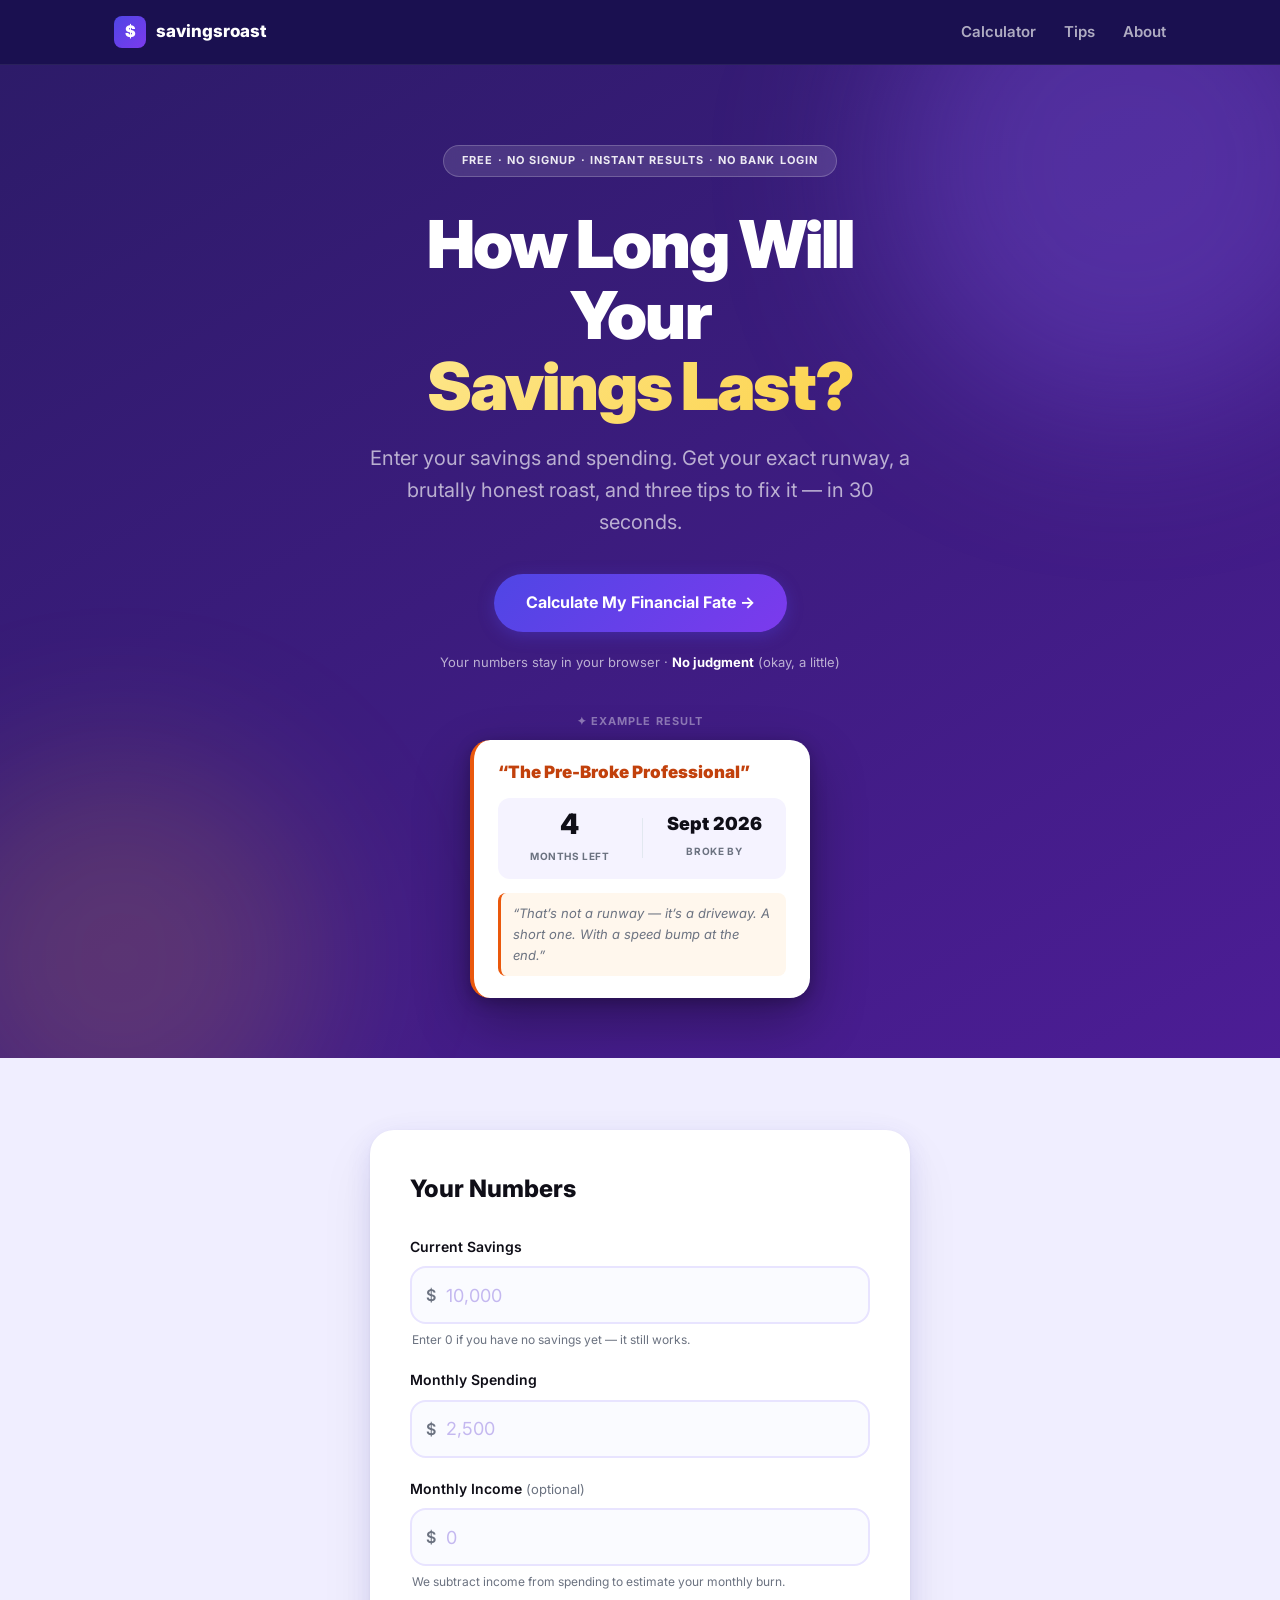
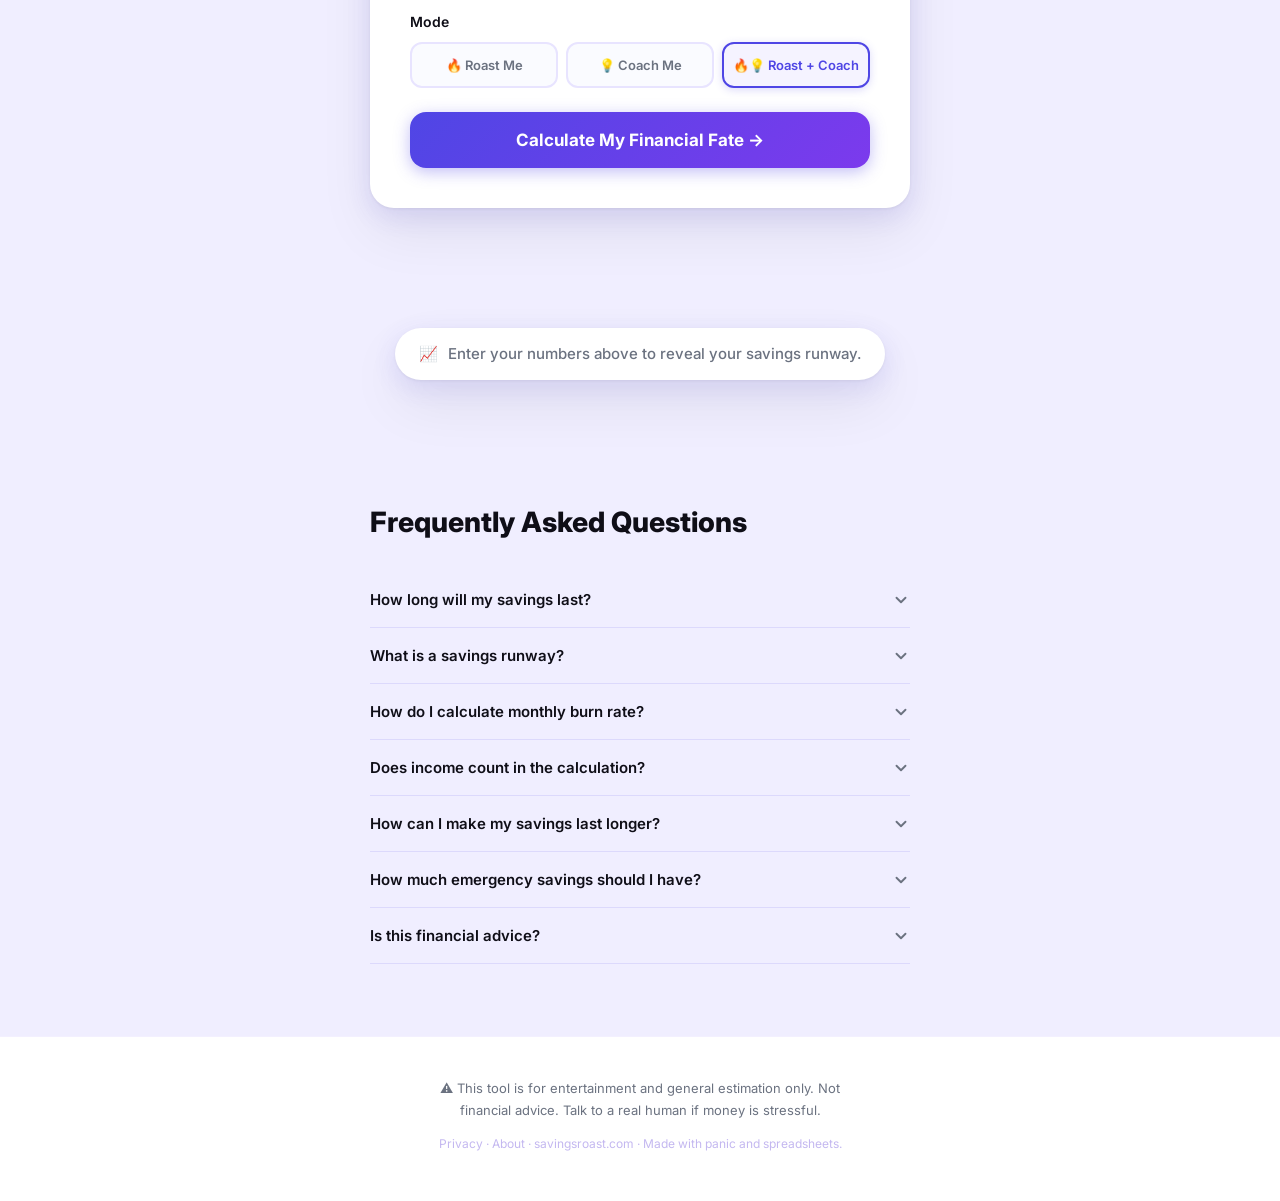
<file: index.html>
<!DOCTYPE html>
<html lang="en">
<head>
  <meta charset="UTF-8">
  <meta name="viewport" content="width=device-width, initial-scale=1.0">

  <!-- SEO: title and description -->
  <title>How Long Will My Savings Last? Free Savings Runway Calculator</title>
  <meta name="description" content="Enter your savings, spending, and income to see how long your money will last. Get your savings runway, practical tips, and a funny financial roast. Free — no signup, no bank login.">

  <!-- Open Graph -->
  <meta property="og:title" content="How Long Will My Savings Last? Free Savings Runway Calculator">
  <meta property="og:description" content="Enter your savings, spending, and income to see how long your money will last. Get your runway, practical tips, and a funny financial roast.">
  <meta property="og:type" content="website">
  <meta property="og:url" content="https://savingsroast.com">
  <meta property="og:image" content="https://savingsroast.com/og-image.png">

  <!-- Twitter Card -->
  <meta name="twitter:card" content="summary_large_image">
  <meta name="twitter:title" content="How Long Will My Savings Last?">
  <meta name="twitter:description" content="Enter your numbers. Get your runway. Plus a roast you didn't ask for.">
  <meta name="twitter:image" content="https://savingsroast.com/og-image.png">

  <link rel="canonical" href="https://savingsroast.com">
  <link rel="icon" type="image/svg+xml" href="favicon.svg">

  <!-- Fonts -->
  <link rel="preconnect" href="https://fonts.googleapis.com">
  <link rel="preconnect" href="https://fonts.gstatic.com" crossorigin>
  <link href="https://fonts.googleapis.com/css2?family=Inter:wght@400;500;600;700;800;900&display=swap" rel="stylesheet">

  <link rel="stylesheet" href="style.css">

  <!-- Google AdSense -->
  <script async src="https://pagead2.googlesyndication.com/pagead/js/adsbygoogle.js?client=ca-pub-2034224714901769" crossorigin="anonymous"></script>

  <!-- Schema: WebApplication -->
  <script type="application/ld+json">
  {
    "@context": "https://schema.org",
    "@type": "WebApplication",
    "name": "Savings Roast",
    "url": "https://savingsroast.com",
    "description": "Free savings runway calculator. Find out how long your savings will last based on your spending and income. Get a spending nickname, a funny roast, and practical money tips.",
    "applicationCategory": "FinanceApplication",
    "operatingSystem": "Any",
    "browserRequirements": "Requires JavaScript",
    "offers": {
      "@type": "Offer",
      "price": "0",
      "priceCurrency": "USD"
    },
    "featureList": [
      "Savings runway calculator",
      "Monthly burn rate calculator",
      "Financial roast generator",
      "What-if spending simulator",
      "Downloadable share card"
    ]
  }
  </script>

  <!-- Schema: FAQPage -->
  <script type="application/ld+json">
  {
    "@context": "https://schema.org",
    "@type": "FAQPage",
    "mainEntity": [
      {
        "@type": "Question",
        "name": "How long will my savings last?",
        "acceptedAnswer": {
          "@type": "Answer",
          "text": "Your savings last as long as your monthly burn rate allows. Burn rate is monthly spending minus monthly income. Divide your total savings by that number to get your runway in months. For example, $10,000 in savings with a $1,000 monthly burn rate gives 10 months of runway. If income covers spending, your savings are stable indefinitely."
        }
      },
      {
        "@type": "Question",
        "name": "What is a savings runway?",
        "acceptedAnswer": {
          "@type": "Answer",
          "text": "A savings runway is the number of months your savings would last if your income and spending stayed the same. The term comes from startup finance, where founders track how many months of cash remain before running dry. Applied personally, knowing your runway turns a vague worry about money into a specific, actionable number."
        }
      },
      {
        "@type": "Question",
        "name": "How do I calculate monthly burn rate?",
        "acceptedAnswer": {
          "@type": "Answer",
          "text": "Monthly burn rate equals monthly spending minus monthly income. If you spend $3,000 per month and earn $1,500, your burn rate is $1,500. A positive burn rate means savings are shrinking each month. Zero or negative means income covers everything and savings are stable or growing."
        }
      },
      {
        "@type": "Question",
        "name": "Does income count in the calculation?",
        "acceptedAnswer": {
          "@type": "Answer",
          "text": "Yes. Income reduces your effective burn rate. If you spend $2,500 and earn $1,500 per month, only $1,000 actually comes from savings each month — not $2,500. If income matches or exceeds spending, your runway is indefinite at current levels."
        }
      },
      {
        "@type": "Question",
        "name": "How can I make my savings last longer?",
        "acceptedAnswer": {
          "@type": "Answer",
          "text": "Two levers: spend less or earn more. Quick wins include cancelling unused subscriptions, cooking at home more often, and setting an automatic savings transfer on payday. Even $200 per month less in spending meaningfully extends your runway. The What If section on this tool shows exactly how much each change would add."
        }
      },
      {
        "@type": "Question",
        "name": "How much emergency savings should I have?",
        "acceptedAnswer": {
          "@type": "Answer",
          "text": "The standard guideline is 3 to 6 months of living expenses in an accessible account. If you are self-employed, have dependants, or work in a less stable industry, aim for 6 to 12 months. Emergency savings should be separate from investment accounts and kept in a high-yield savings account for quick access."
        }
      },
      {
        "@type": "Question",
        "name": "Is this financial advice?",
        "acceptedAnswer": {
          "@type": "Answer",
          "text": "No. Savings Roast is a free estimation tool for general education and entertainment only. The calculation is simple arithmetic and does not account for inflation, investment returns, tax changes, or unexpected life events. For decisions involving significant money, please speak to a qualified financial advisor."
        }
      }
    ]
  }
  </script>
</head>
<body>

  <!-- Skip navigation for keyboard users -->
  <a class="skip-link" href="#calculator">Skip to calculator</a>

  <div id="nav-root"></div>
  <script src="/nav.js"></script>

  <!-- ===================== HERO ===================== -->
  <section class="hero" id="top">
    <div class="container">
      <div class="badge">Free &middot; No signup &middot; Instant results &middot; No bank login</div>
      <h1>How Long Will Your<br><span class="accent">Savings Last?</span></h1>
      <p class="subhead">Enter your savings and spending. Get your exact runway, a brutally honest roast, and three tips to fix it &mdash; in 30 seconds.</p>
      <a href="#calculator" class="btn btn-primary">Calculate My Financial Fate &rarr;</a>
      <p class="social-proof">Your numbers stay in your browser &middot; <strong>No judgment</strong> (okay, a little)</p>

      <!-- Sample result preview — shows visitors what they'll get -->
      <div class="hero-preview" aria-hidden="true">
        <p class="preview-eyebrow">&#10022; Example result</p>
        <div class="preview-card">
          <p class="preview-nickname">&ldquo;The Pre-Broke Professional&rdquo;</p>
          <div class="preview-stats">
            <div class="preview-stat">
              <span class="preview-value">4</span>
              <span class="preview-stat-label">months left</span>
            </div>
            <div class="preview-divider"></div>
            <div class="preview-stat">
              <span class="preview-value preview-value--date">Sept 2026</span>
              <span class="preview-stat-label">broke by</span>
            </div>
          </div>
          <p class="preview-roast">&ldquo;That&rsquo;s not a runway &mdash; it&rsquo;s a driveway. A short one. With a speed bump at the end.&rdquo;</p>
        </div>
      </div>
    </div>
  </section>

  <!-- ===================== CALCULATOR ===================== -->
  <section class="calculator-section" id="calculator">
    <div class="container">
      <div class="card form-card">
        <h2>Your Numbers</h2>

        <form id="calculator-form" novalidate>

          <div class="field-group">
            <label for="savings">Current Savings</label>
            <div class="input-wrapper">
              <span class="prefix" aria-hidden="true">$</span>
              <input
                type="text"
                id="savings"
                name="savings"
                inputmode="decimal"
                placeholder="10,000"
                autocomplete="off"
                aria-required="true"
                aria-describedby="savings-hint"
              >
            </div>
            <p class="field-hint" id="savings-hint">Enter 0 if you have no savings yet &mdash; it still works.</p>
          </div>

          <div class="field-group">
            <label for="spending">Monthly Spending</label>
            <div class="input-wrapper">
              <span class="prefix" aria-hidden="true">$</span>
              <input
                type="text"
                id="spending"
                name="spending"
                inputmode="decimal"
                placeholder="2,500"
                autocomplete="off"
                aria-required="true"
                aria-describedby="error-msg"
              >
            </div>
          </div>

          <div class="field-group">
            <label for="income">
              Monthly Income
              <span class="optional">(optional)</span>
            </label>
            <div class="input-wrapper">
              <span class="prefix" aria-hidden="true">$</span>
              <input
                type="text"
                id="income"
                name="income"
                inputmode="decimal"
                placeholder="0"
                autocomplete="off"
                aria-describedby="income-hint"
              >
            </div>
            <p class="field-hint" id="income-hint">We subtract income from spending to estimate your monthly burn.</p>
          </div>

          <div class="field-group">
            <label id="mode-label">Mode</label>
            <div class="mode-toggle" role="group" aria-labelledby="mode-label">
              <button type="button" class="mode-btn" data-mode="roast" aria-pressed="false">&#128293; Roast Me</button>
              <button type="button" class="mode-btn" data-mode="coach" aria-pressed="false">&#128161; Coach Me</button>
              <button type="button" class="mode-btn active" data-mode="both" aria-pressed="true">&#128293;&#128161; Roast + Coach</button>
            </div>
          </div>

          <div id="error-msg" class="error-msg" role="alert" aria-live="assertive"></div>

          <button type="submit" class="btn btn-primary btn-full">Calculate My Financial Fate &rarr;</button>

        </form>
      </div>
    </div>
  </section>

  <!-- ===================== RESULTS ===================== -->
  <section class="results-section" id="results" aria-live="polite" aria-atomic="false" aria-label="Your savings runway result">

    <!-- Dual panel: result card (left) + projection graph (right) -->
    <div class="results-dual-outer">
      <div class="results-dual-grid">

        <!-- LEFT: Result card -->
        <div class="card result-card" id="result-card">

          <div class="result-headline-section">
            <span class="result-label">&#10022; YOUR SAVINGS RUNWAY</span>
            <p class="result-headline" id="result-headline">Your savings will last about</p>
            <p class="result-duration" id="result-duration"></p>
            <span class="result-status-badge" id="result-status-badge"></span>
            <div class="result-badge-wrap" id="result-badge-wrap">
              <span class="result-badge-emoji" id="result-badge-emoji" aria-hidden="true"></span>
              <div class="result-badge-text">
                <span class="result-badge-rank-label">Your Rank</span>
                <span class="result-badge-label" id="result-badge-label"></span>
              </div>
            </div>
          </div>

          <div class="stat-grid" id="stat-grid" aria-label="Key statistics"></div>

          <div class="divider"></div>

          <p class="nickname" id="result-nickname"></p>

          <div id="roast-block">
            <span class="section-label">&#128293; Your Roast</span>
            <p class="roast-text" id="result-roast"></p>
          </div>

          <div id="coach-block">
            <span class="section-label">&#128161; 3 Ways to Stretch Further</span>
            <p class="coach-intro" id="coach-intro"></p>
            <ol class="tips-list" id="result-tips"></ol>
            <p class="tip-video-disclaimer" id="tip-video-disclaimer" style="display:none">Videos open on YouTube and may be created by third parties. Use them as general education, not financial advice.</p>
          </div>

          <p class="result-disclaimer">This tool is for education and entertainment only. It is not financial advice.</p>
          <p class="watermark">savingsroast.com</p>
        </div>

        <!-- RIGHT: Savings Projection Graph (always in grid; content filled by JS) -->
        <div class="card projection-card" id="projection-section">
          <h3 class="projection-title">&#128200; Your Savings Projection</h3>

          <!-- Placeholder shown before first calculation -->
          <div class="projection-placeholder" id="projection-placeholder">
            <span class="projection-placeholder-icon" aria-hidden="true">&#128202;</span>
            <p>Your savings projection chart will appear here after you calculate your result.</p>
          </div>

          <!-- Chart — hidden until JS fills it in -->
          <div class="projection-chart-wrap" id="projection-chart-wrap" style="display:none">
            <svg
              id="projection-svg"
              viewBox="0 0 540 220"
              width="100%"
              aria-hidden="true"
              focusable="false"
            ></svg>
          </div>

          <p id="projection-summary" class="projection-summary" style="display:none"></p>
          <div class="milestone-grid" id="projection-milestones" style="display:none" aria-label="Projected savings at key milestones"></div>
        </div>

      </div>
    </div>

    <!-- Below the dual panel: share buttons + What-If -->
    <div class="container">
      <div class="share-row" role="group" aria-label="Share your result">
        <button class="btn btn-secondary" id="copy-btn" onclick="copyResult()">&#128203; Copy My Result</button>
        <button class="btn btn-secondary" id="copy-roast-btn" onclick="copyRoast()">&#9988;&#65039; Copy the Roast</button>
        <button class="btn btn-secondary" id="tweet-btn" onclick="tweetResult()">&#128038; Tweet My Shame</button>
        <button class="btn btn-secondary" onclick="copyLink()" aria-label="Copy link to savingsroast.com">&#128279; Copy Link</button>
        <button class="btn btn-secondary" onclick="downloadShareCard()" aria-label="Download result as a shareable image card">&#11015;&#65039; Download Card</button>
        <button class="btn btn-outline" onclick="resetForm()">&#8617; Try Again</button>
      </div>

      <div class="card whatif-card" id="whatif-section" style="display:none" aria-label="Savings runway simulator">
        <h3 class="whatif-title">What If I Changed Things?</h3>
        <p class="whatif-sub">See how small adjustments extend your runway.</p>
        <div class="whatif-grid" id="whatif-grid"></div>
      </div>
    </div>

  </section>

  <!-- ===================== CALC PROMPT ===================== -->
  <div class="calc-prompt" id="calc-prompt" aria-hidden="true">
    <div class="calc-prompt-inner">
      <span aria-hidden="true">&#128200;</span>
      <span>Enter your numbers above to reveal your savings runway.</span>
    </div>
  </div>

  <!-- ===================== FAQ ===================== -->
  <!-- Static HTML so search engines can index content without JavaScript -->
  <section class="faq-section" id="faq">
    <div class="container">
      <h2>Frequently Asked Questions</h2>
      <div class="faq-list">

        <div class="faq-item" id="faq-0">
          <button class="faq-question" aria-expanded="false" aria-controls="faq-answer-0" onclick="toggleFAQ(0)">
            How long will my savings last?
            <svg class="faq-chevron" viewBox="0 0 24 24" fill="none" stroke="currentColor" stroke-width="2.5" stroke-linecap="round" stroke-linejoin="round" aria-hidden="true"><polyline points="6 9 12 15 18 9"/></svg>
          </button>
          <div class="faq-answer" id="faq-answer-0" role="region" aria-labelledby="faq-0">
            Your savings last as long as your monthly burn rate allows. Burn rate is monthly spending minus monthly income. Divide your total savings by that number to get your runway in months. For example, $10,000 in savings with a $1,000 monthly burn rate gives you 10 months. If your income covers your spending, your savings are stable indefinitely at current rates.
          </div>
        </div>

        <div class="faq-item" id="faq-1">
          <button class="faq-question" aria-expanded="false" aria-controls="faq-answer-1" onclick="toggleFAQ(1)">
            What is a savings runway?
            <svg class="faq-chevron" viewBox="0 0 24 24" fill="none" stroke="currentColor" stroke-width="2.5" stroke-linecap="round" stroke-linejoin="round" aria-hidden="true"><polyline points="6 9 12 15 18 9"/></svg>
          </button>
          <div class="faq-answer" id="faq-answer-1" role="region" aria-labelledby="faq-1">
            A savings runway is the number of months your savings would last if your income and spending stayed the same. The term comes from startup finance, where founders count how many months of cash remain before running dry. Applied to personal finance, knowing your runway turns a vague worry about money into a specific, actionable number.
          </div>
        </div>

        <div class="faq-item" id="faq-2">
          <button class="faq-question" aria-expanded="false" aria-controls="faq-answer-2" onclick="toggleFAQ(2)">
            How do I calculate monthly burn rate?
            <svg class="faq-chevron" viewBox="0 0 24 24" fill="none" stroke="currentColor" stroke-width="2.5" stroke-linecap="round" stroke-linejoin="round" aria-hidden="true"><polyline points="6 9 12 15 18 9"/></svg>
          </button>
          <div class="faq-answer" id="faq-answer-2" role="region" aria-labelledby="faq-2">
            Monthly burn rate = monthly spending minus monthly income. If you spend $3,000 per month and earn $1,500, your burn rate is $1,500. A positive burn rate means savings are shrinking each month. Zero or negative means income covers everything and savings are stable or growing.
          </div>
        </div>

        <div class="faq-item" id="faq-3">
          <button class="faq-question" aria-expanded="false" aria-controls="faq-answer-3" onclick="toggleFAQ(3)">
            Does income count in the calculation?
            <svg class="faq-chevron" viewBox="0 0 24 24" fill="none" stroke="currentColor" stroke-width="2.5" stroke-linecap="round" stroke-linejoin="round" aria-hidden="true"><polyline points="6 9 12 15 18 9"/></svg>
          </button>
          <div class="faq-answer" id="faq-answer-3" role="region" aria-labelledby="faq-3">
            Yes. Income reduces your effective burn rate. If you spend $2,500 and earn $1,500 per month, only $1,000 actually comes from savings each month — not $2,500. If income matches or exceeds spending, your runway is indefinite at current levels. Add any regular monthly income you receive for a more accurate result.
          </div>
        </div>

        <div class="faq-item" id="faq-4">
          <button class="faq-question" aria-expanded="false" aria-controls="faq-answer-4" onclick="toggleFAQ(4)">
            How can I make my savings last longer?
            <svg class="faq-chevron" viewBox="0 0 24 24" fill="none" stroke="currentColor" stroke-width="2.5" stroke-linecap="round" stroke-linejoin="round" aria-hidden="true"><polyline points="6 9 12 15 18 9"/></svg>
          </button>
          <div class="faq-answer" id="faq-answer-4" role="region" aria-labelledby="faq-4">
            Two levers: spend less or earn more. Quick wins include cancelling unused subscriptions, cooking at home more often, and setting an automatic savings transfer on payday. Even $200 per month less in spending meaningfully extends your runway. The What If section below your result shows exactly how much each change would add.
          </div>
        </div>

        <div class="faq-item" id="faq-5">
          <button class="faq-question" aria-expanded="false" aria-controls="faq-answer-5" onclick="toggleFAQ(5)">
            How much emergency savings should I have?
            <svg class="faq-chevron" viewBox="0 0 24 24" fill="none" stroke="currentColor" stroke-width="2.5" stroke-linecap="round" stroke-linejoin="round" aria-hidden="true"><polyline points="6 9 12 15 18 9"/></svg>
          </button>
          <div class="faq-answer" id="faq-answer-5" role="region" aria-labelledby="faq-5">
            The standard guideline is 3 to 6 months of living expenses in an accessible account. If you are self-employed, have dependants, or work in a less stable industry, aim for 6 to 12 months. Emergency savings should be separate from investment accounts and kept in a high-yield savings account for quick access without penalties.
          </div>
        </div>

        <div class="faq-item" id="faq-6">
          <button class="faq-question" aria-expanded="false" aria-controls="faq-answer-6" onclick="toggleFAQ(6)">
            Is this financial advice?
            <svg class="faq-chevron" viewBox="0 0 24 24" fill="none" stroke="currentColor" stroke-width="2.5" stroke-linecap="round" stroke-linejoin="round" aria-hidden="true"><polyline points="6 9 12 15 18 9"/></svg>
          </button>
          <div class="faq-answer" id="faq-answer-6" role="region" aria-labelledby="faq-6">
            No. Savings Roast is a free estimation tool for general education and entertainment only. The calculation is simple arithmetic and does not account for inflation, investment returns, tax changes, or unexpected life events. For decisions involving significant money, please speak to a qualified financial advisor.
          </div>
        </div>

      </div>
    </div>
  </section>

  <!-- footer injected by nav.js -->
  <div id="footer-root"></div>

  <script src="script.js"></script>
</body>
</html>
</file>
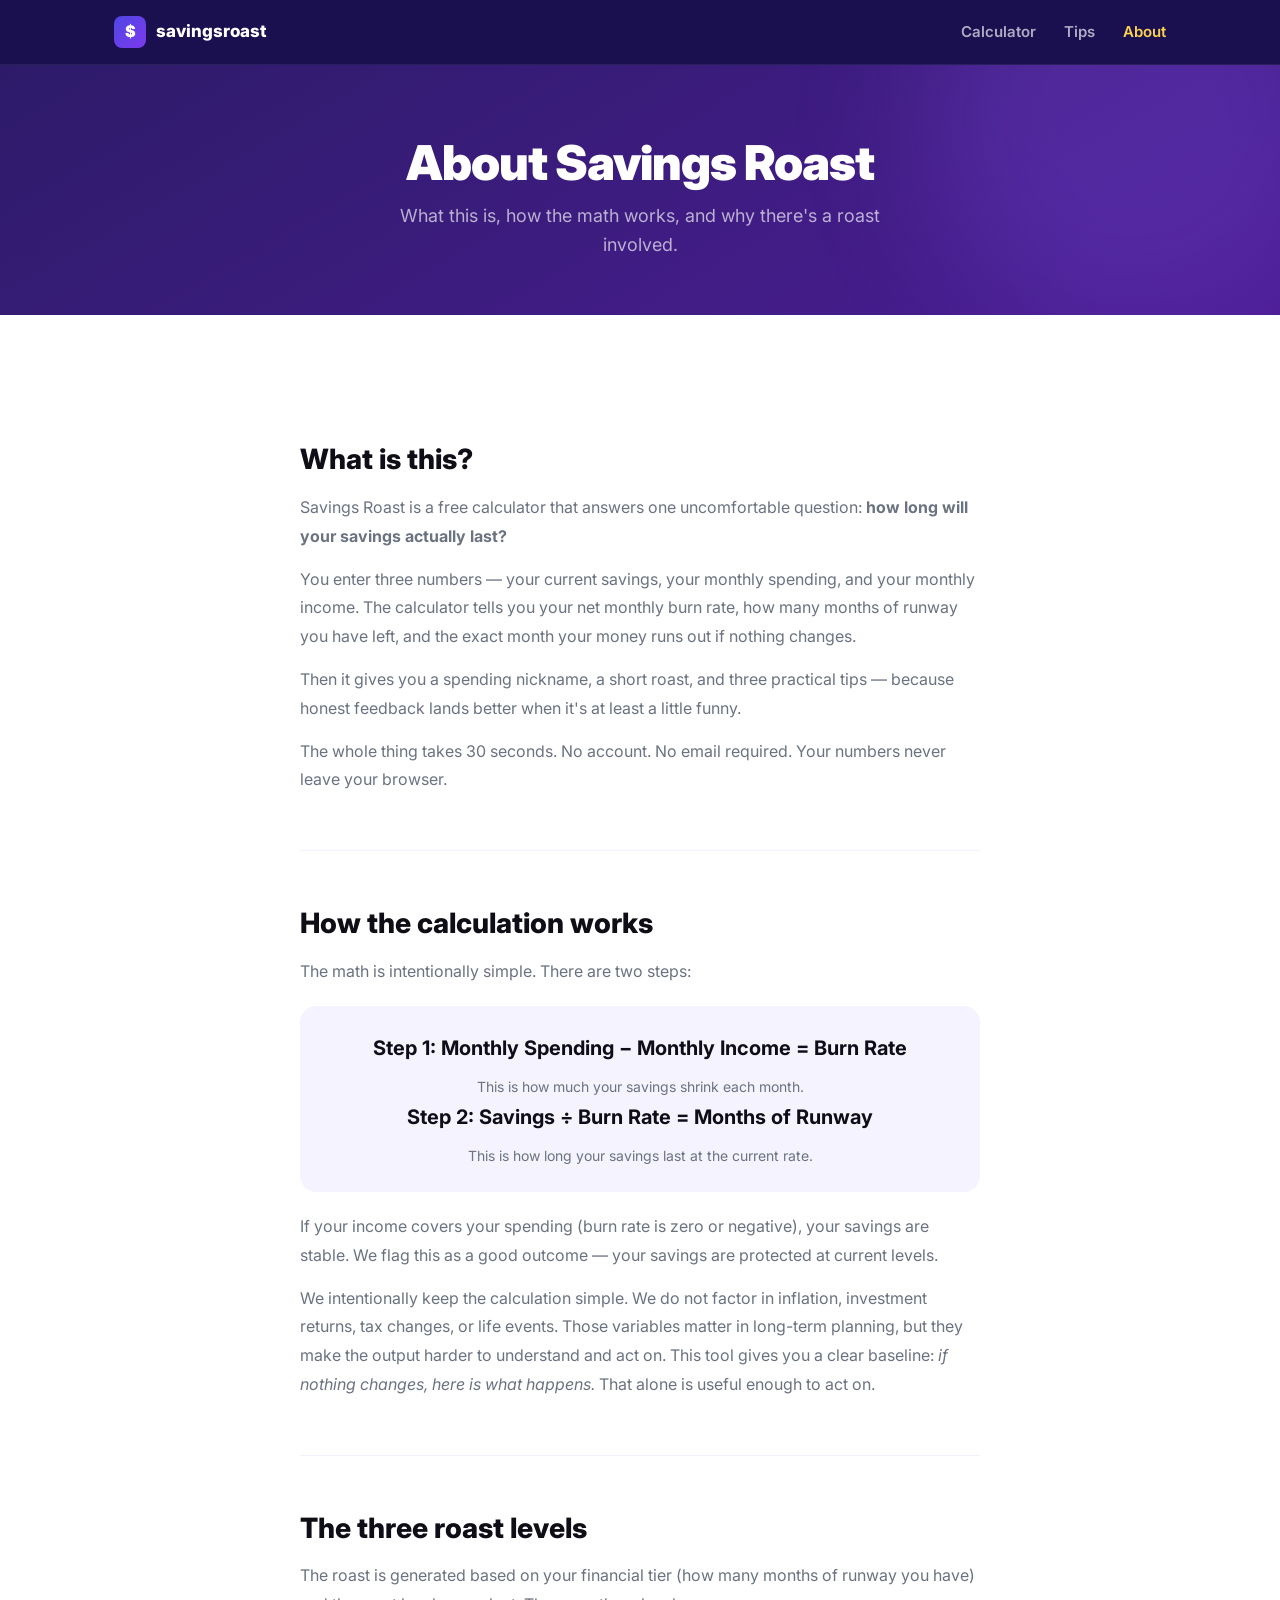
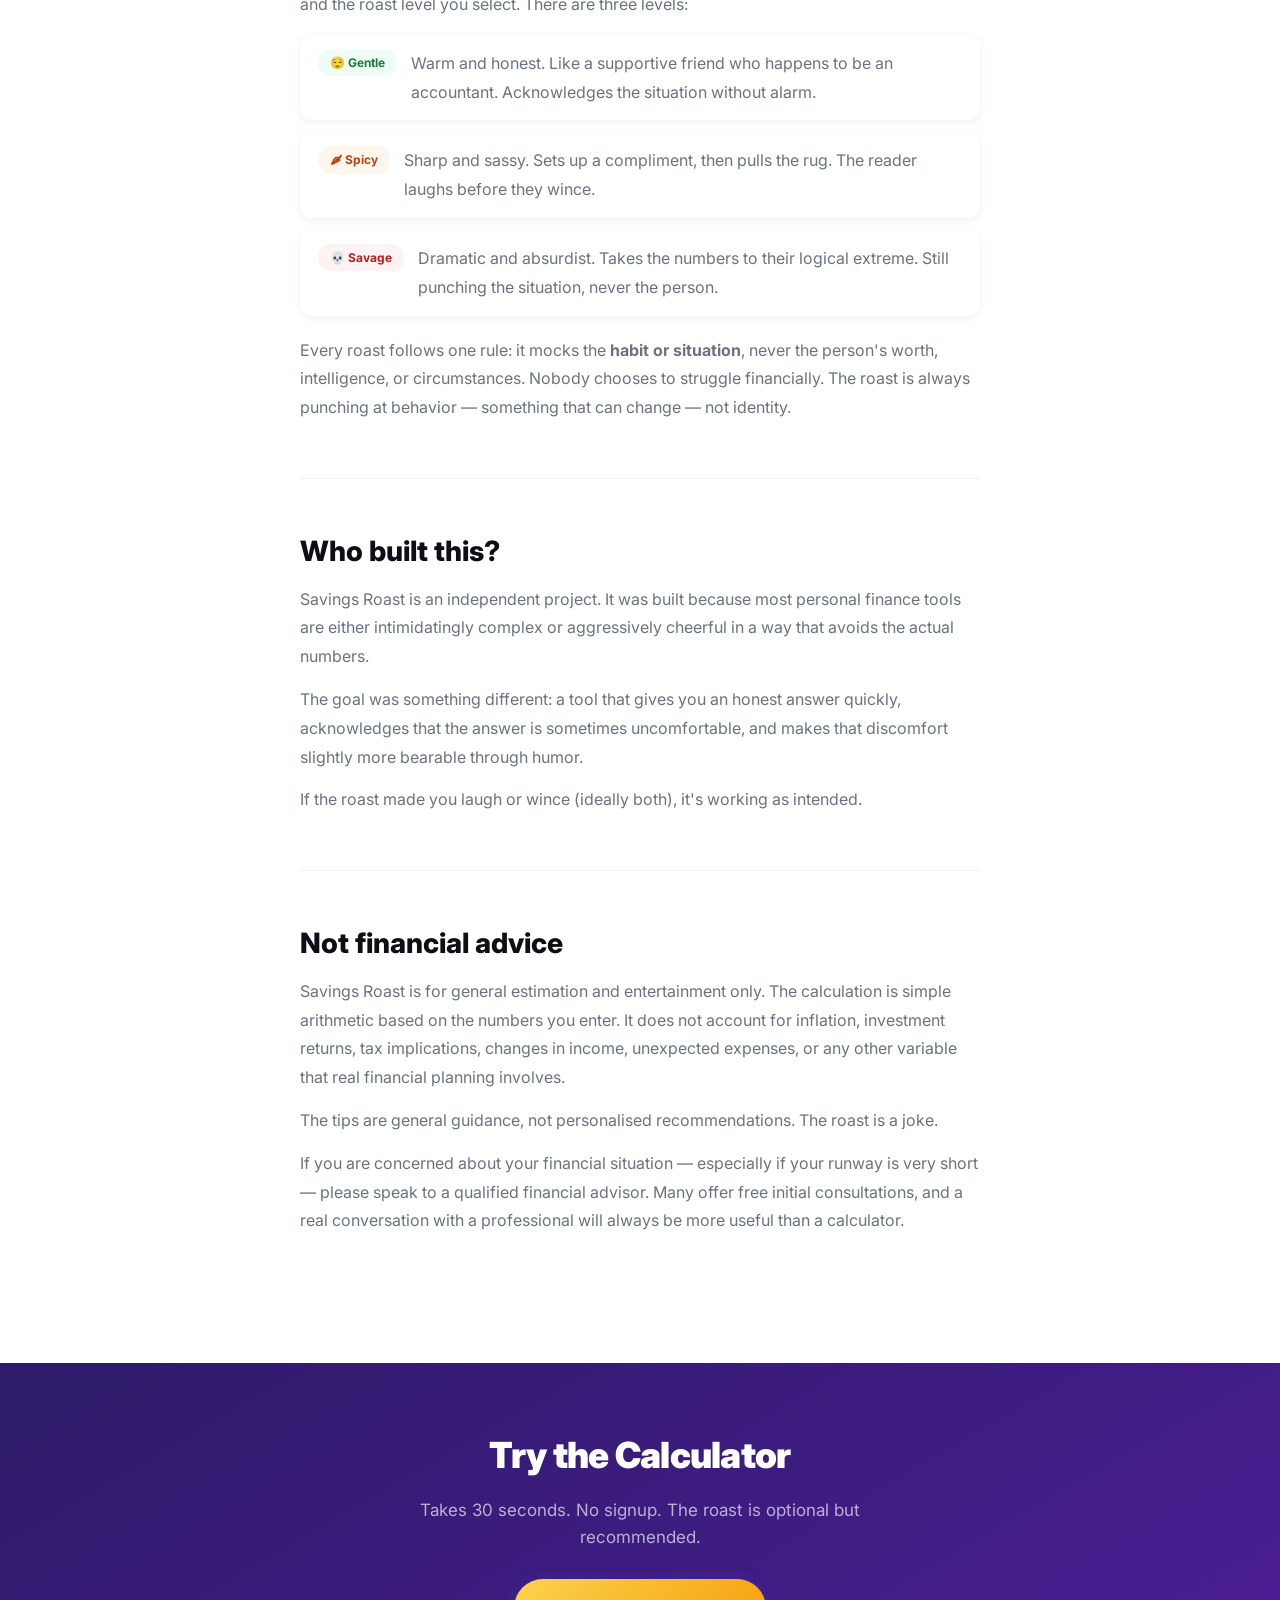
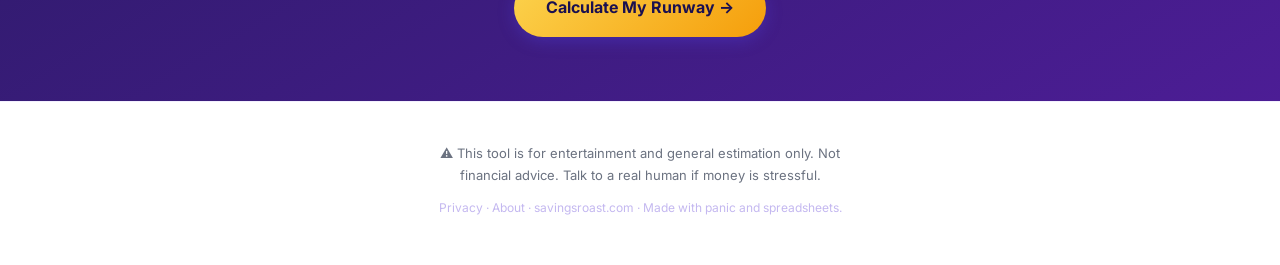
<file: about/index.html>
<!DOCTYPE html>
<html lang="en">
<head>
  <meta charset="UTF-8">
  <meta name="viewport" content="width=device-width, initial-scale=1.0">
  <title>About — How Long Will Your Savings Last? | Savings Roast</title>
  <meta name="description" content="Savings Roast is a free savings runway calculator that tells you how long your money will last — and roasts you about it. Here's how it works.">
  <meta property="og:title" content="About Savings Roast">
  <meta property="og:description" content="A free savings runway calculator. Enter your numbers, get your runway, receive a roast.">
  <meta property="og:type" content="website">
  <meta property="og:url" content="https://savingsroast.com/about">
  <meta property="og:image" content="https://savingsroast.com/og-image.png">
  <meta name="twitter:card" content="summary_large_image">
  <link rel="canonical" href="https://savingsroast.com/about">
  <link rel="icon" type="image/svg+xml" href="/favicon.svg">
  <link rel="preconnect" href="https://fonts.googleapis.com">
  <link rel="preconnect" href="https://fonts.gstatic.com" crossorigin>
  <link href="https://fonts.googleapis.com/css2?family=Inter:wght@400;500;600;700;800;900&display=swap" rel="stylesheet">
  <link rel="stylesheet" href="/style.css">
  <script async src="https://pagead2.googlesyndication.com/pagead/js/adsbygoogle.js?client=ca-pub-2034224714901769" crossorigin="anonymous"></script>
</head>
<body>

  <div id="nav-root"></div>
  <script src="/nav.js"></script>

  <!-- ===================== HERO ===================== -->
  <section class="page-hero">
    <div class="container">
      <h1>About Savings Roast</h1>
      <p>What this is, how the math works, and why there's a roast involved.</p>
    </div>
  </section>

  <!-- ===================== CONTENT ===================== -->
  <main class="page-content">
    <div class="container-wide">

      <div class="about-section">
        <h2>What is this?</h2>
        <p>Savings Roast is a free calculator that answers one uncomfortable question: <strong>how long will your savings actually last?</strong></p>
        <p>You enter three numbers — your current savings, your monthly spending, and your monthly income. The calculator tells you your net monthly burn rate, how many months of runway you have left, and the exact month your money runs out if nothing changes.</p>
        <p>Then it gives you a spending nickname, a short roast, and three practical tips — because honest feedback lands better when it's at least a little funny.</p>
        <p>The whole thing takes 30 seconds. No account. No email required. Your numbers never leave your browser.</p>
      </div>

      <div class="about-section">
        <h2>How the calculation works</h2>
        <p>The math is intentionally simple. There are two steps:</p>
        <div class="formula-box">
          <p class="formula">Step 1: Monthly Spending &minus; Monthly Income = Burn Rate</p>
          <p class="formula-note" style="margin-bottom:16px;">This is how much your savings shrink each month.</p>
          <p class="formula">Step 2: Savings &divide; Burn Rate = Months of Runway</p>
          <p class="formula-note">This is how long your savings last at the current rate.</p>
        </div>
        <p>If your income covers your spending (burn rate is zero or negative), your savings are stable. We flag this as a good outcome — your savings are protected at current levels.</p>
        <p>We intentionally keep the calculation simple. We do not factor in inflation, investment returns, tax changes, or life events. Those variables matter in long-term planning, but they make the output harder to understand and act on. This tool gives you a clear baseline: <em>if nothing changes, here is what happens.</em> That alone is useful enough to act on.</p>
      </div>

      <div class="about-section">
        <h2>The three roast levels</h2>
        <p>The roast is generated based on your financial tier (how many months of runway you have) and the roast level you select. There are three levels:</p>
        <div class="level-grid">
          <div class="level-item">
            <span class="level-badge gentle">&#128524; Gentle</span>
            <p class="level-desc">Warm and honest. Like a supportive friend who happens to be an accountant. Acknowledges the situation without alarm.</p>
          </div>
          <div class="level-item">
            <span class="level-badge spicy">&#127798; Spicy</span>
            <p class="level-desc">Sharp and sassy. Sets up a compliment, then pulls the rug. The reader laughs before they wince.</p>
          </div>
          <div class="level-item">
            <span class="level-badge savage">&#128128; Savage</span>
            <p class="level-desc">Dramatic and absurdist. Takes the numbers to their logical extreme. Still punching the situation, never the person.</p>
          </div>
        </div>
        <p style="margin-top:20px;">Every roast follows one rule: it mocks the <strong>habit or situation</strong>, never the person's worth, intelligence, or circumstances. Nobody chooses to struggle financially. The roast is always punching at behavior — something that can change — not identity.</p>
      </div>

      <div class="about-section">
        <h2>Who built this?</h2>
        <p>Savings Roast is an independent project. It was built because most personal finance tools are either intimidatingly complex or aggressively cheerful in a way that avoids the actual numbers.</p>
        <p>The goal was something different: a tool that gives you an honest answer quickly, acknowledges that the answer is sometimes uncomfortable, and makes that discomfort slightly more bearable through humor.</p>
        <p>If the roast made you laugh or wince (ideally both), it's working as intended.</p>
      </div>

      <div class="about-section">
        <h2>Not financial advice</h2>
        <p>Savings Roast is for general estimation and entertainment only. The calculation is simple arithmetic based on the numbers you enter. It does not account for inflation, investment returns, tax implications, changes in income, unexpected expenses, or any other variable that real financial planning involves.</p>
        <p>The tips are general guidance, not personalised recommendations. The roast is a joke.</p>
        <p>If you are concerned about your financial situation — especially if your runway is very short — please speak to a qualified financial advisor. Many offer free initial consultations, and a real conversation with a professional will always be more useful than a calculator.</p>
      </div>

    </div>
  </main>

  <!-- ===================== CTA ===================== -->
  <section class="cta-strip">
    <div class="container">
      <h2>Try the Calculator</h2>
      <p>Takes 30 seconds. No signup. The roast is optional but recommended.</p>
      <a href="/" class="btn btn-primary" style="background:linear-gradient(135deg,#FCD34D,#F59E0B);color:#1A1050;">
        Calculate My Runway &rarr;
      </a>
    </div>
  </section>

  <div id="footer-root"></div>

</body>
</html>
</file>
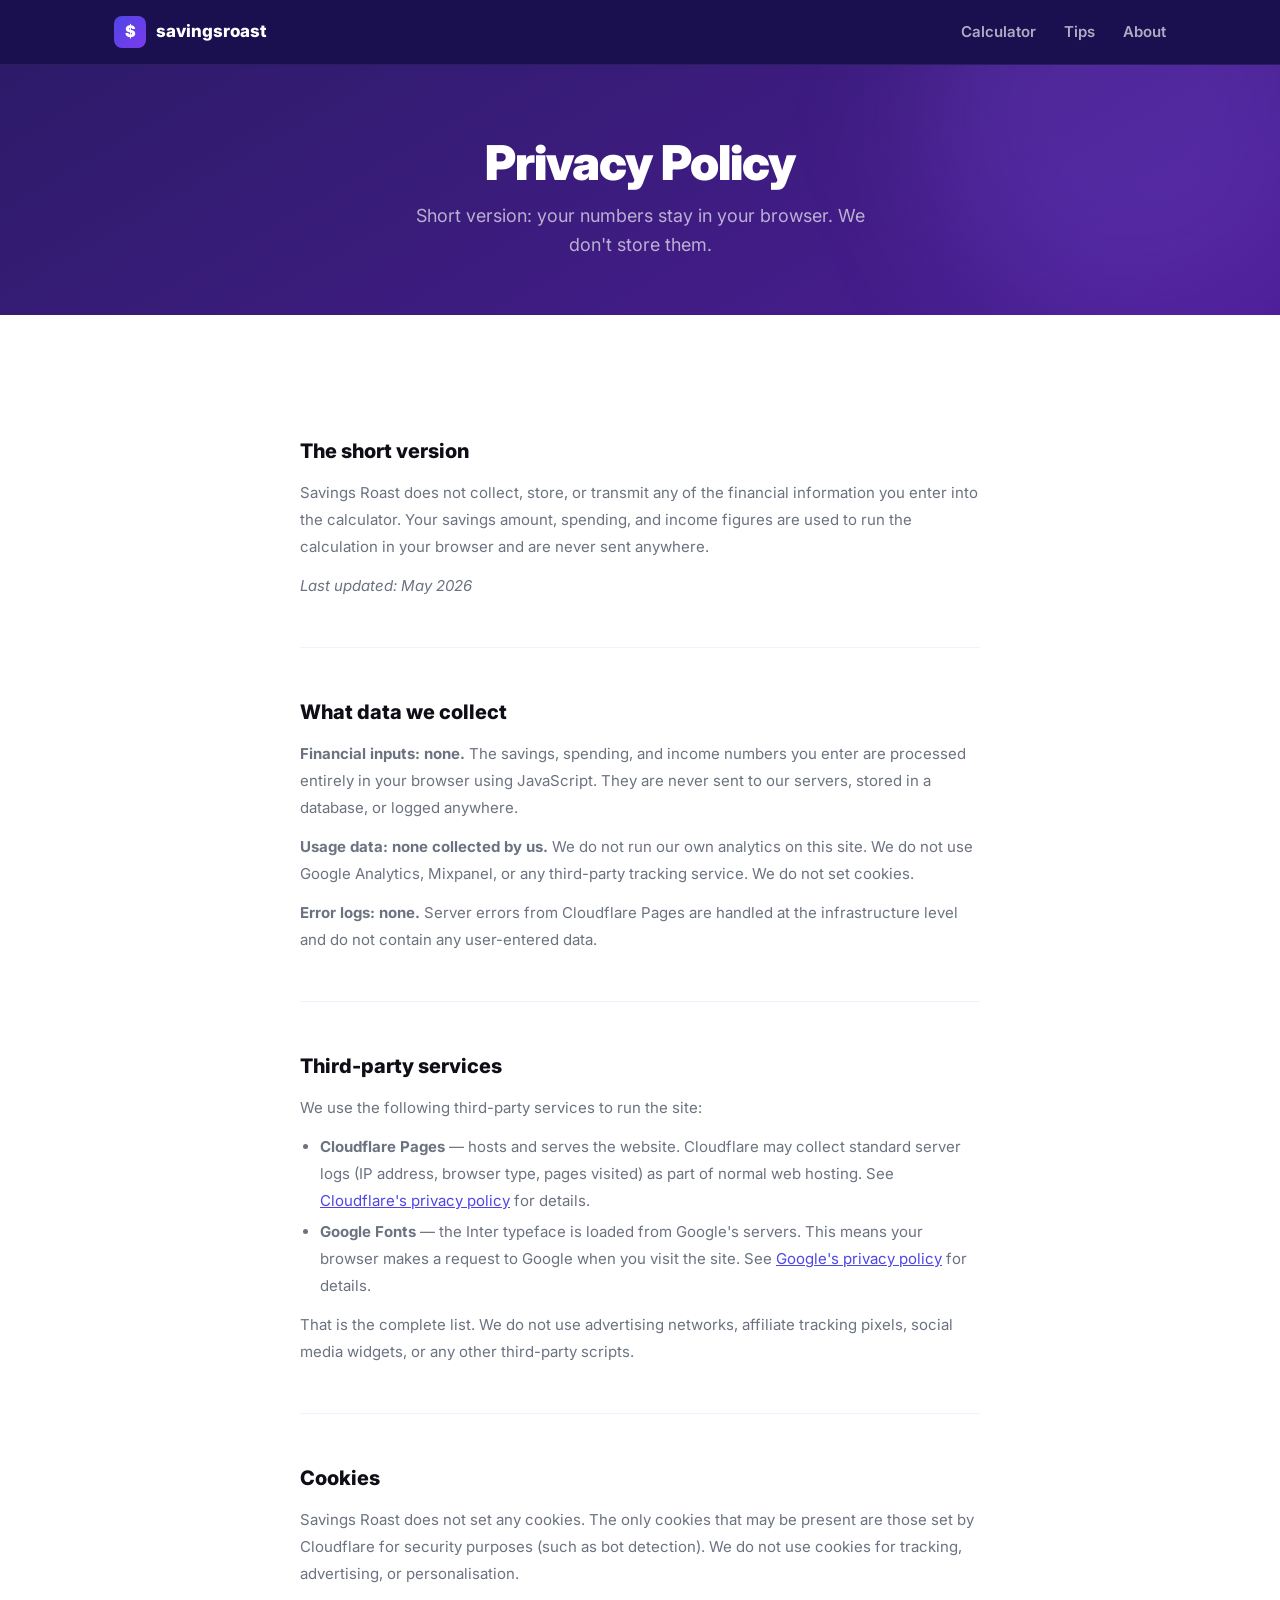
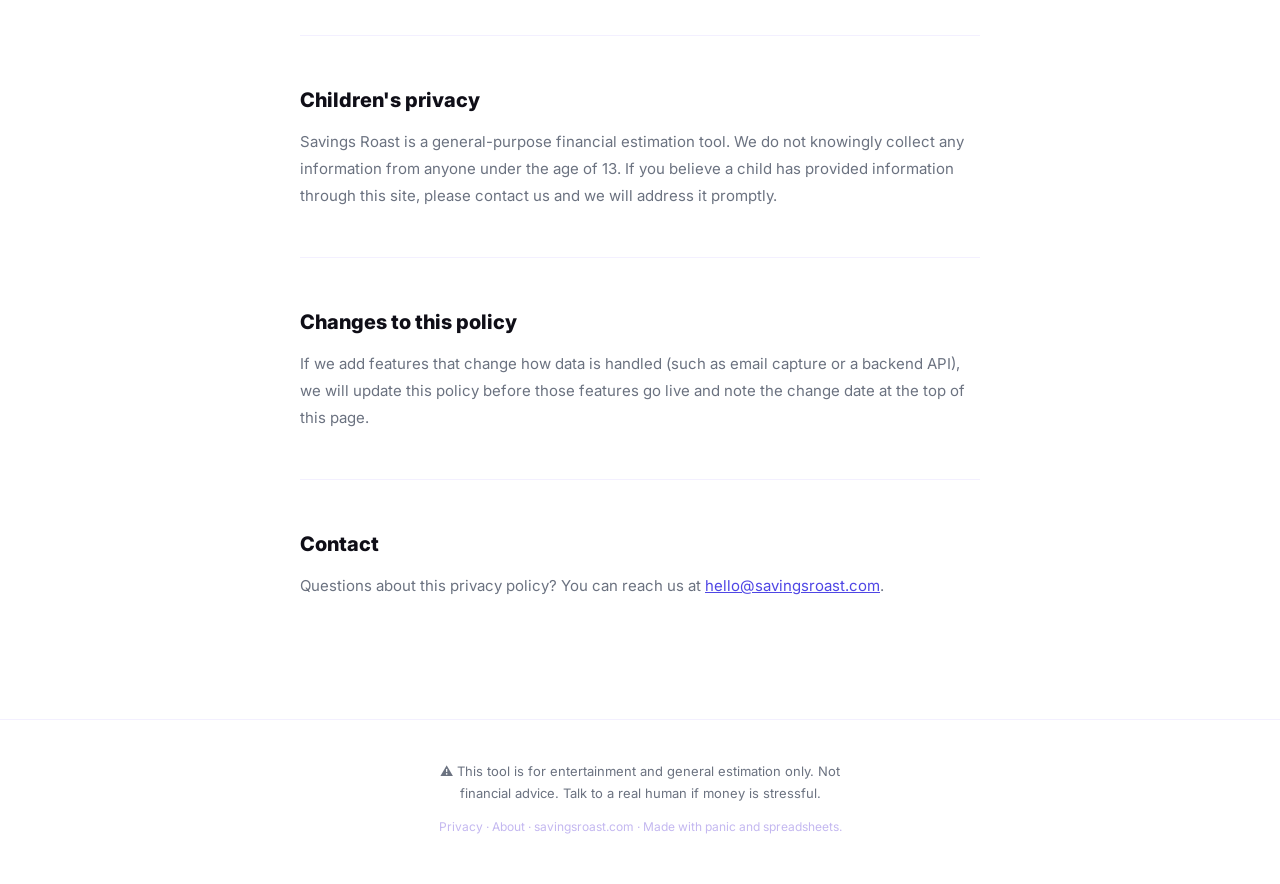
<file: privacy/index.html>
<!DOCTYPE html>
<html lang="en">
<head>
  <meta charset="UTF-8">
  <meta name="viewport" content="width=device-width, initial-scale=1.0">
  <title>Privacy Policy | Savings Roast</title>
  <meta name="description" content="Savings Roast privacy policy. We don't store your data. Your numbers stay in your browser.">
  <meta property="og:title" content="Privacy Policy — Savings Roast">
  <meta property="og:type" content="website">
  <meta property="og:url" content="https://savingsroast.com/privacy">
  <link rel="canonical" href="https://savingsroast.com/privacy">
  <link rel="icon" type="image/svg+xml" href="/favicon.svg">
  <link rel="preconnect" href="https://fonts.googleapis.com">
  <link rel="preconnect" href="https://fonts.gstatic.com" crossorigin>
  <link href="https://fonts.googleapis.com/css2?family=Inter:wght@400;500;600;700;800;900&display=swap" rel="stylesheet">
  <link rel="stylesheet" href="/style.css">
  <script async src="https://pagead2.googlesyndication.com/pagead/js/adsbygoogle.js?client=ca-pub-2034224714901769" crossorigin="anonymous"></script>
</head>
<body>

  <div id="nav-root"></div>
  <script src="/nav.js"></script>

  <!-- ===================== HERO ===================== -->
  <section class="page-hero">
    <div class="container">
      <h1>Privacy Policy</h1>
      <p>Short version: your numbers stay in your browser. We don't store them.</p>
    </div>
  </section>

  <!-- ===================== CONTENT ===================== -->
  <main class="page-content">
    <div class="container-wide">

      <div class="privacy-section">
        <h2>The short version</h2>
        <p>Savings Roast does not collect, store, or transmit any of the financial information you enter into the calculator. Your savings amount, spending, and income figures are used to run the calculation in your browser and are never sent anywhere.</p>
        <p><em>Last updated: May 2026</em></p>
      </div>

      <div class="privacy-section">
        <h2>What data we collect</h2>
        <p><strong>Financial inputs: none.</strong> The savings, spending, and income numbers you enter are processed entirely in your browser using JavaScript. They are never sent to our servers, stored in a database, or logged anywhere.</p>
        <p><strong>Usage data: none collected by us.</strong> We do not run our own analytics on this site. We do not use Google Analytics, Mixpanel, or any third-party tracking service. We do not set cookies.</p>
        <p><strong>Error logs: none.</strong> Server errors from Cloudflare Pages are handled at the infrastructure level and do not contain any user-entered data.</p>
      </div>

      <div class="privacy-section">
        <h2>Third-party services</h2>
        <p>We use the following third-party services to run the site:</p>
        <ul>
          <li><strong>Cloudflare Pages</strong> — hosts and serves the website. Cloudflare may collect standard server logs (IP address, browser type, pages visited) as part of normal web hosting. See <a href="https://www.cloudflare.com/privacypolicy/" target="_blank" rel="noopener noreferrer" style="color:var(--accent);">Cloudflare's privacy policy</a> for details.</li>
          <li><strong>Google Fonts</strong> — the Inter typeface is loaded from Google's servers. This means your browser makes a request to Google when you visit the site. See <a href="https://policies.google.com/privacy" target="_blank" rel="noopener noreferrer" style="color:var(--accent);">Google's privacy policy</a> for details.</li>
        </ul>
        <p>That is the complete list. We do not use advertising networks, affiliate tracking pixels, social media widgets, or any other third-party scripts.</p>
      </div>

      <div class="privacy-section">
        <h2>Cookies</h2>
        <p>Savings Roast does not set any cookies. The only cookies that may be present are those set by Cloudflare for security purposes (such as bot detection). We do not use cookies for tracking, advertising, or personalisation.</p>
      </div>

      <div class="privacy-section">
        <h2>Children's privacy</h2>
        <p>Savings Roast is a general-purpose financial estimation tool. We do not knowingly collect any information from anyone under the age of 13. If you believe a child has provided information through this site, please contact us and we will address it promptly.</p>
      </div>

      <div class="privacy-section">
        <h2>Changes to this policy</h2>
        <p>If we add features that change how data is handled (such as email capture or a backend API), we will update this policy before those features go live and note the change date at the top of this page.</p>
      </div>

      <div class="privacy-section">
        <h2>Contact</h2>
        <p>Questions about this privacy policy? You can reach us at <a href="mailto:hello@savingsroast.com" style="color:var(--accent);">hello@savingsroast.com</a>.</p>
      </div>

    </div>
  </main>

  <div id="footer-root"></div>

</body>
</html>
</file>
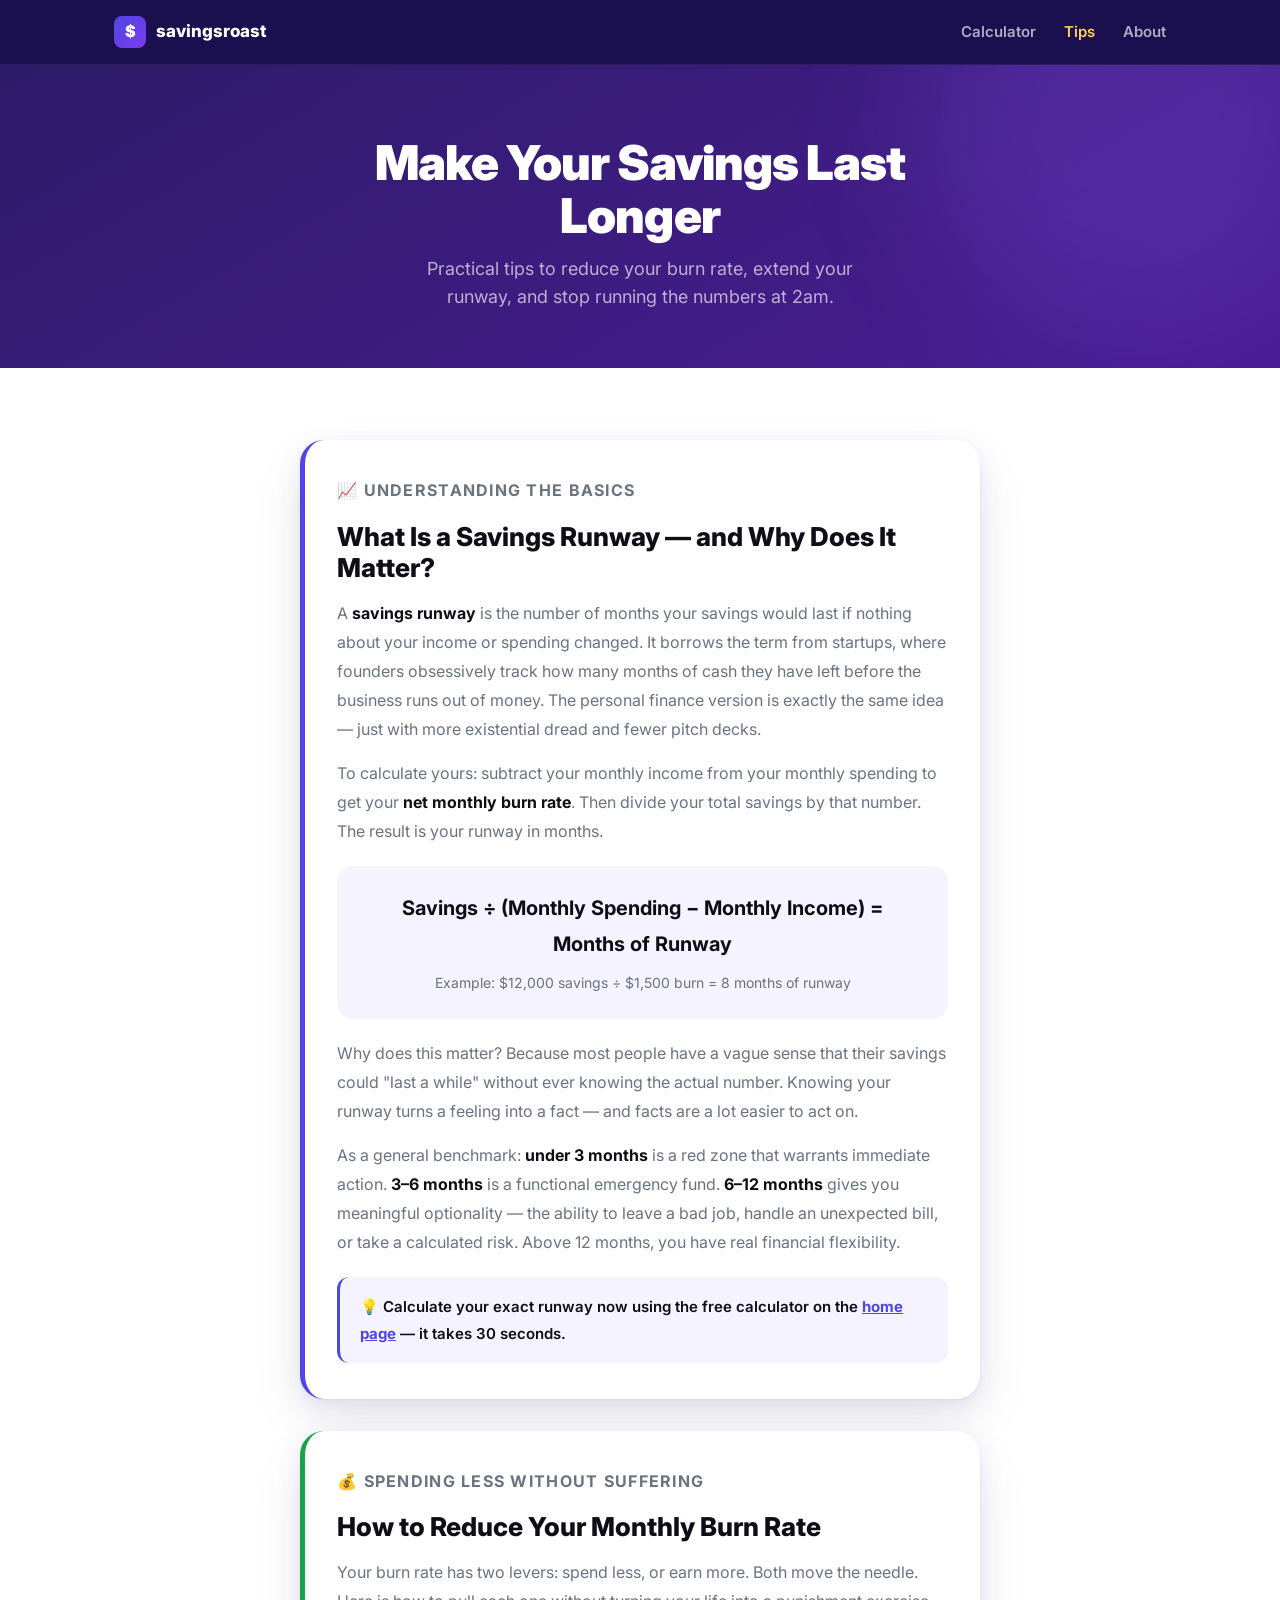
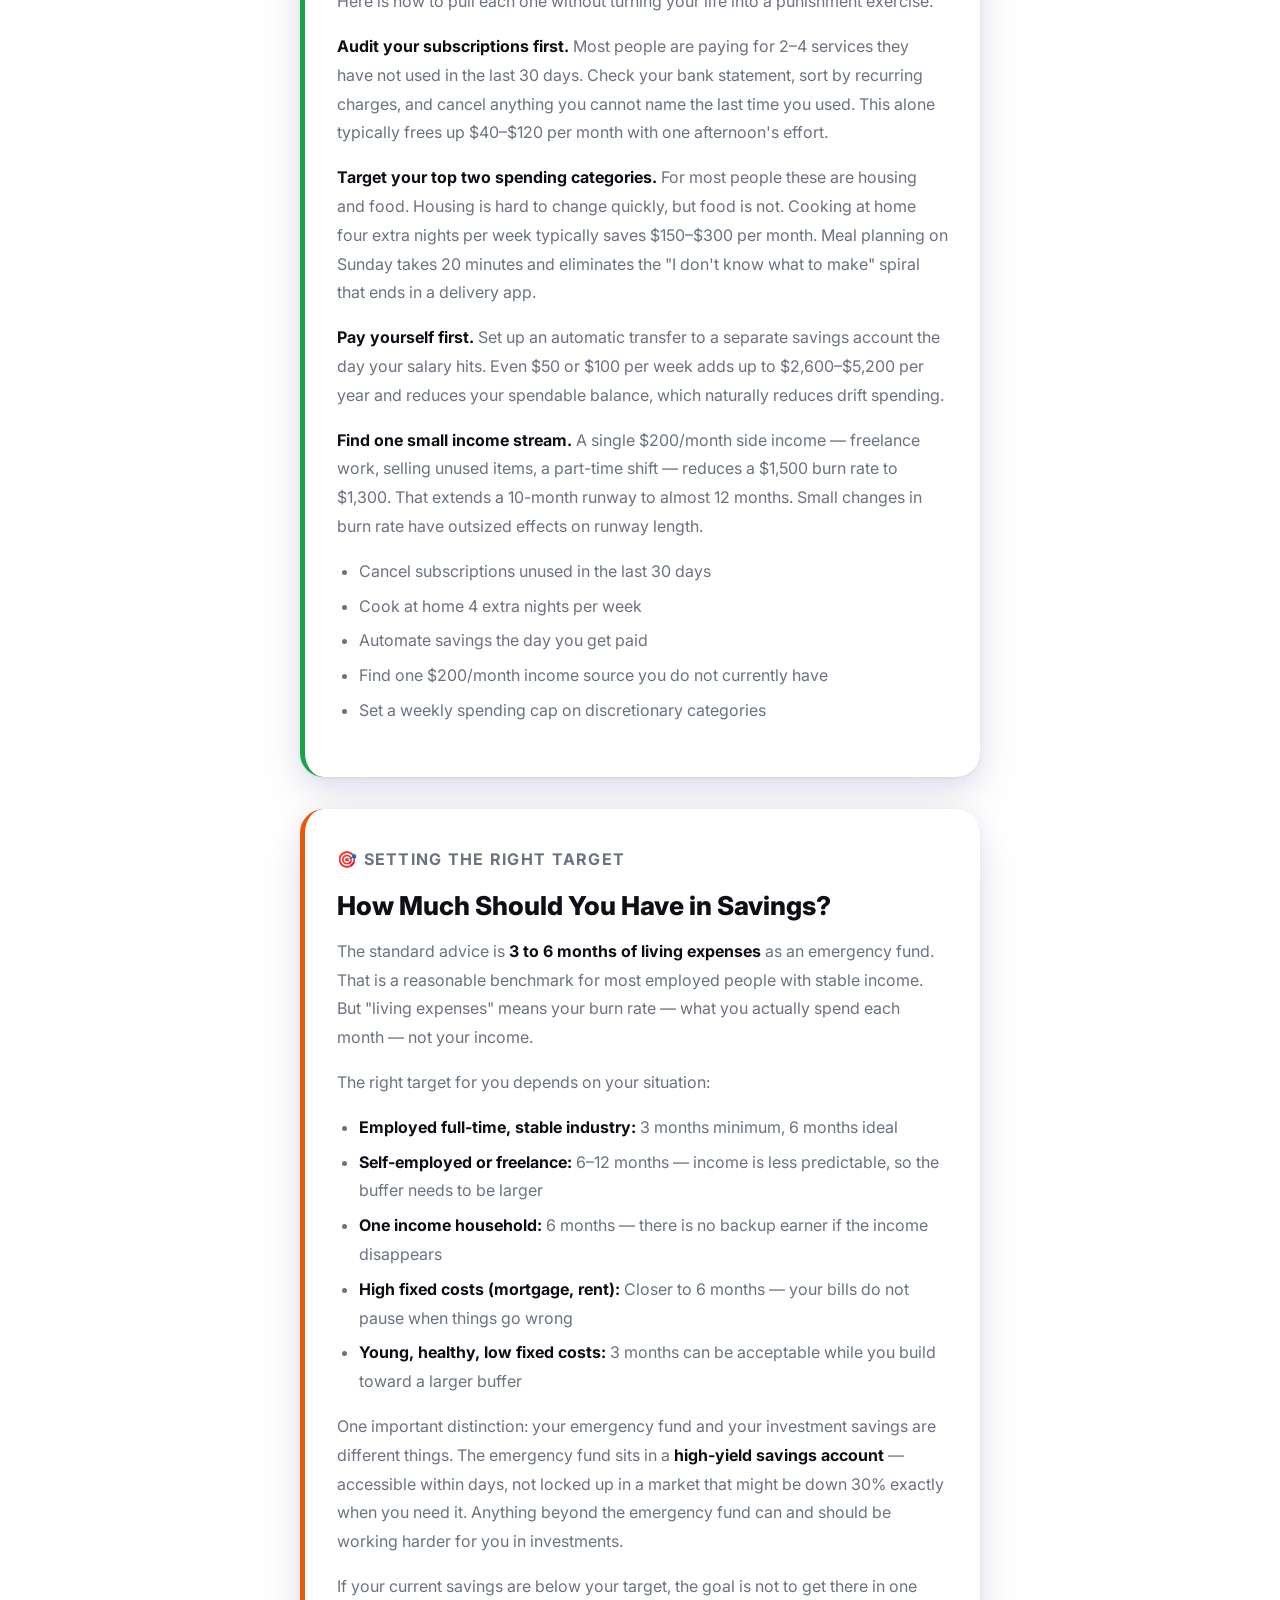
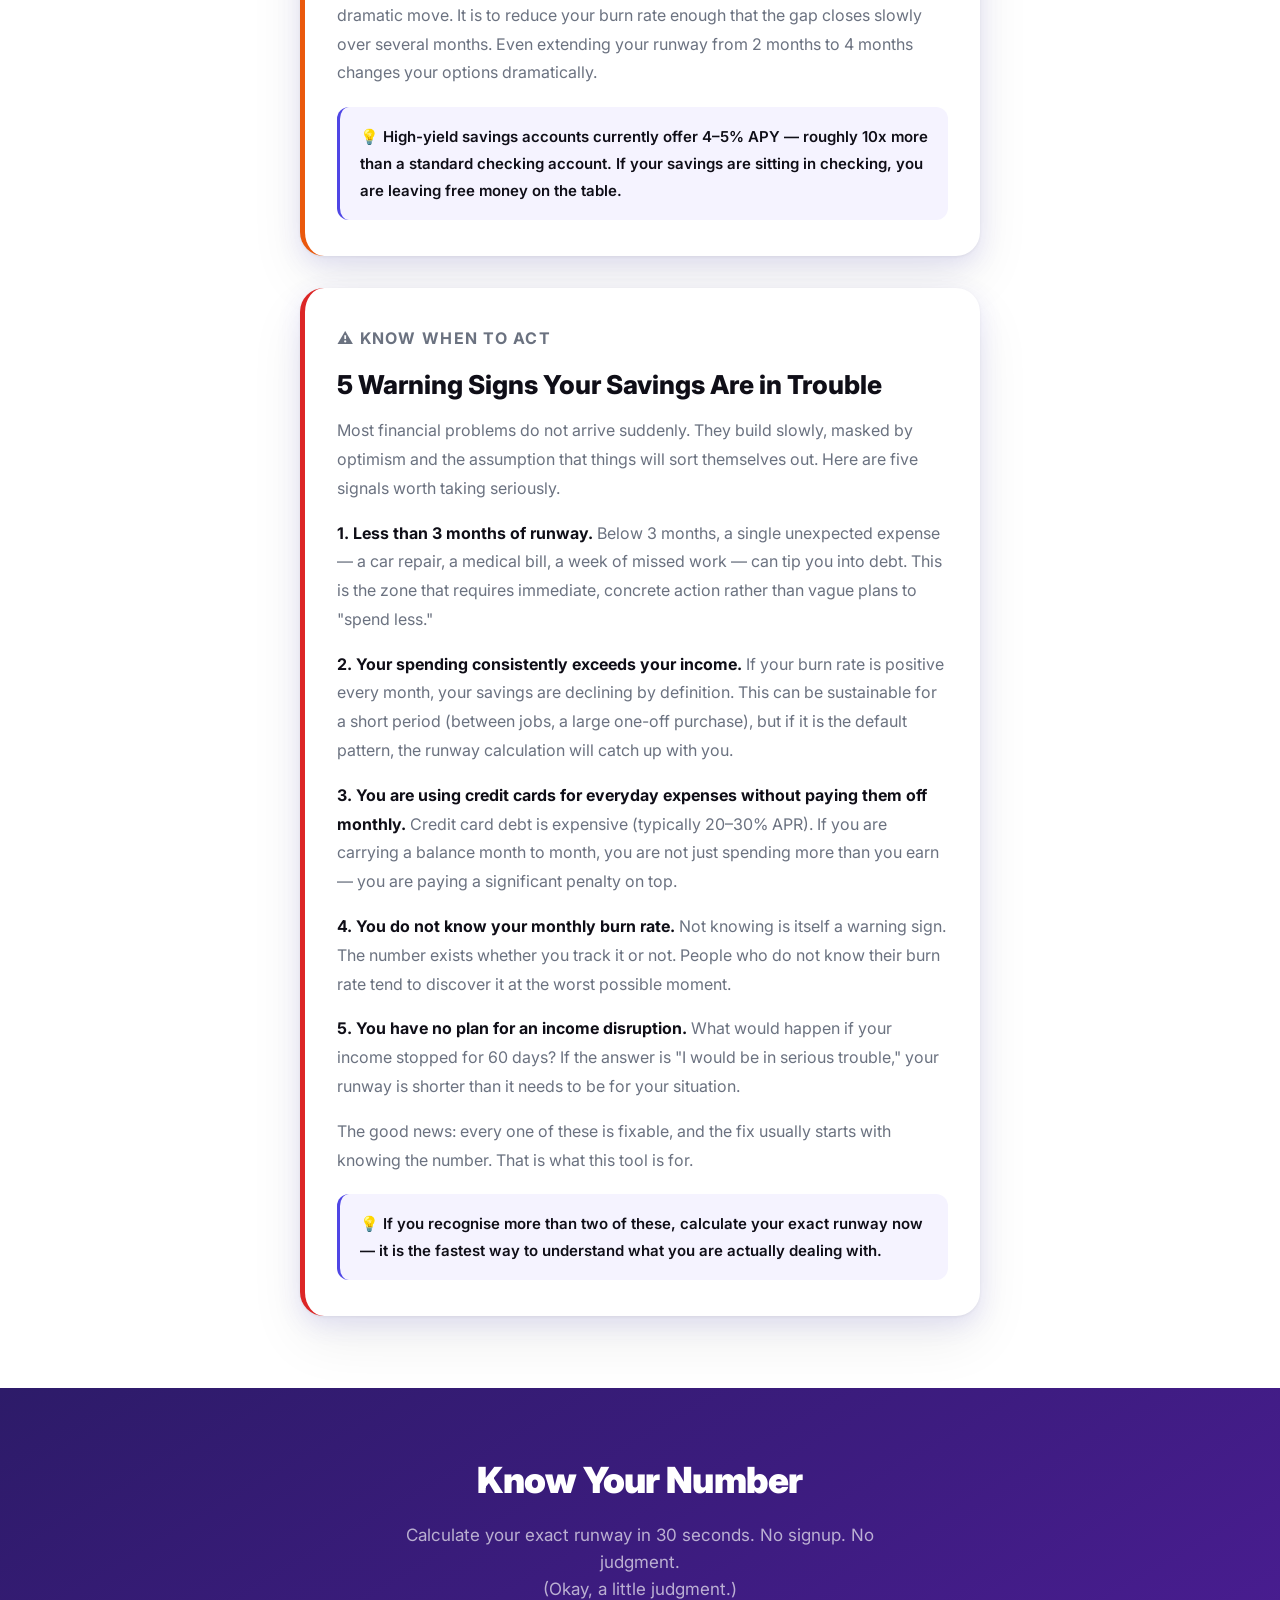
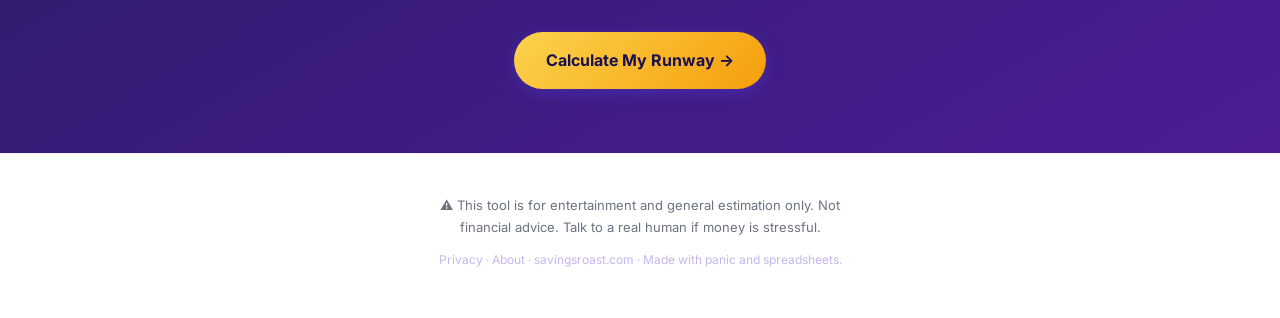
<file: tips/index.html>
<!DOCTYPE html>
<html lang="en">
<head>
  <meta charset="UTF-8">
  <meta name="viewport" content="width=device-width, initial-scale=1.0">
  <title>Financial Tips — How to Make Your Savings Last Longer | Savings Roast</title>
  <meta name="description" content="Practical tips to stretch your savings further. Learn how to reduce your monthly burn rate, understand your savings runway, and make smarter money decisions.">
  <meta property="og:title" content="Financial Tips — Make Your Savings Last Longer">
  <meta property="og:description" content="Practical tips to reduce your burn rate and stretch your savings runway.">
  <meta property="og:type" content="website">
  <meta property="og:url" content="https://savingsroast.com/tips">
  <meta property="og:image" content="https://savingsroast.com/og-image.png">
  <meta name="twitter:card" content="summary_large_image">
  <link rel="canonical" href="https://savingsroast.com/tips">
  <link rel="icon" type="image/svg+xml" href="/favicon.svg">
  <link rel="preconnect" href="https://fonts.googleapis.com">
  <link rel="preconnect" href="https://fonts.gstatic.com" crossorigin>
  <link href="https://fonts.googleapis.com/css2?family=Inter:wght@400;500;600;700;800;900&display=swap" rel="stylesheet">
  <link rel="stylesheet" href="/style.css">
  <script async src="https://pagead2.googlesyndication.com/pagead/js/adsbygoogle.js?client=ca-pub-2034224714901769" crossorigin="anonymous"></script>

  <!-- FAQ schema for SEO -->
  <script type="application/ld+json">
  {
    "@context": "https://schema.org",
    "@type": "FAQPage",
    "mainEntity": [
      {
        "@type": "Question",
        "name": "What is a savings runway?",
        "acceptedAnswer": {
          "@type": "Answer",
          "text": "A savings runway is how many months your current savings would last if your income and spending stayed the same. Calculate it by dividing your savings by your monthly burn rate (spending minus income)."
        }
      },
      {
        "@type": "Question",
        "name": "How do I reduce my monthly burn rate?",
        "acceptedAnswer": {
          "@type": "Answer",
          "text": "Audit your subscriptions, reduce your top two spending categories by 10–15%, automate a savings transfer on payday, and look for one new income stream — even a small one reduces your net burn significantly."
        }
      },
      {
        "@type": "Question",
        "name": "How much should I have in savings?",
        "acceptedAnswer": {
          "@type": "Answer",
          "text": "The standard benchmark is 3–6 months of living expenses as an emergency fund. If you are self-employed, have dependants, or work in a volatile industry, aim for 6–12 months."
        }
      }
    ]
  }
  </script>
</head>
<body>

  <div id="nav-root"></div>
  <script src="/nav.js"></script>

  <!-- ===================== HERO ===================== -->
  <section class="page-hero">
    <div class="container">
      <h1>Make Your Savings Last Longer</h1>
      <p>Practical tips to reduce your burn rate, extend your runway, and stop running the numbers at 2am.</p>
    </div>
  </section>

  <!-- ===================== ARTICLES ===================== -->
  <main class="page-content">
    <div class="container-wide">
      <div class="article-list">

        <!-- Article 1 -->
        <article class="article-card accent-indigo" id="what-is-a-savings-runway">
          <p class="article-meta">&#128200; Understanding the basics</p>
          <h2>What Is a Savings Runway — and Why Does It Matter?</h2>
          <p>A <strong>savings runway</strong> is the number of months your savings would last if nothing about your income or spending changed. It borrows the term from startups, where founders obsessively track how many months of cash they have left before the business runs out of money. The personal finance version is exactly the same idea — just with more existential dread and fewer pitch decks.</p>
          <p>To calculate yours: subtract your monthly income from your monthly spending to get your <strong>net monthly burn rate</strong>. Then divide your total savings by that number. The result is your runway in months.</p>
          <div class="formula-box">
            <p class="formula">Savings &divide; (Monthly Spending &minus; Monthly Income) = Months of Runway</p>
            <p class="formula-note">Example: $12,000 savings &divide; $1,500 burn = 8 months of runway</p>
          </div>
          <p>Why does this matter? Because most people have a vague sense that their savings could "last a while" without ever knowing the actual number. Knowing your runway turns a feeling into a fact — and facts are a lot easier to act on.</p>
          <p>As a general benchmark: <strong>under 3 months</strong> is a red zone that warrants immediate action. <strong>3–6 months</strong> is a functional emergency fund. <strong>6–12 months</strong> gives you meaningful optionality — the ability to leave a bad job, handle an unexpected bill, or take a calculated risk. Above 12 months, you have real financial flexibility.</p>
          <div class="tip-highlight">
            <p>&#128161; Calculate your exact runway now using the free calculator on the <a href="/" style="color:var(--accent);font-weight:700;">home page</a> — it takes 30 seconds.</p>
          </div>
        </article>

        <!-- Article 2 -->
        <article class="article-card accent-green" id="reduce-burn-rate">
          <p class="article-meta">&#128176; Spending less without suffering</p>
          <h2>How to Reduce Your Monthly Burn Rate</h2>
          <p>Your burn rate has two levers: spend less, or earn more. Both move the needle. Here is how to pull each one without turning your life into a punishment exercise.</p>
          <p><strong>Audit your subscriptions first.</strong> Most people are paying for 2–4 services they have not used in the last 30 days. Check your bank statement, sort by recurring charges, and cancel anything you cannot name the last time you used. This alone typically frees up $40–$120 per month with one afternoon's effort.</p>
          <p><strong>Target your top two spending categories.</strong> For most people these are housing and food. Housing is hard to change quickly, but food is not. Cooking at home four extra nights per week typically saves $150–$300 per month. Meal planning on Sunday takes 20 minutes and eliminates the "I don't know what to make" spiral that ends in a delivery app.</p>
          <p><strong>Pay yourself first.</strong> Set up an automatic transfer to a separate savings account the day your salary hits. Even $50 or $100 per week adds up to $2,600–$5,200 per year and reduces your spendable balance, which naturally reduces drift spending.</p>
          <p><strong>Find one small income stream.</strong> A single $200/month side income — freelance work, selling unused items, a part-time shift — reduces a $1,500 burn rate to $1,300. That extends a 10-month runway to almost 12 months. Small changes in burn rate have outsized effects on runway length.</p>
          <ul>
            <li>Cancel subscriptions unused in the last 30 days</li>
            <li>Cook at home 4 extra nights per week</li>
            <li>Automate savings the day you get paid</li>
            <li>Find one $200/month income source you do not currently have</li>
            <li>Set a weekly spending cap on discretionary categories</li>
          </ul>
        </article>

        <!-- Article 3 -->
        <article class="article-card accent-orange" id="how-much-to-save">
          <p class="article-meta">&#127919; Setting the right target</p>
          <h2>How Much Should You Have in Savings?</h2>
          <p>The standard advice is <strong>3 to 6 months of living expenses</strong> as an emergency fund. That is a reasonable benchmark for most employed people with stable income. But "living expenses" means your burn rate — what you actually spend each month — not your income.</p>
          <p>The right target for you depends on your situation:</p>
          <ul>
            <li><strong>Employed full-time, stable industry:</strong> 3 months minimum, 6 months ideal</li>
            <li><strong>Self-employed or freelance:</strong> 6–12 months — income is less predictable, so the buffer needs to be larger</li>
            <li><strong>One income household:</strong> 6 months — there is no backup earner if the income disappears</li>
            <li><strong>High fixed costs (mortgage, rent):</strong> Closer to 6 months — your bills do not pause when things go wrong</li>
            <li><strong>Young, healthy, low fixed costs:</strong> 3 months can be acceptable while you build toward a larger buffer</li>
          </ul>
          <p>One important distinction: your emergency fund and your investment savings are different things. The emergency fund sits in a <strong>high-yield savings account</strong> — accessible within days, not locked up in a market that might be down 30% exactly when you need it. Anything beyond the emergency fund can and should be working harder for you in investments.</p>
          <p>If your current savings are below your target, the goal is not to get there in one dramatic move. It is to reduce your burn rate enough that the gap closes slowly over several months. Even extending your runway from 2 months to 4 months changes your options dramatically.</p>
          <div class="tip-highlight">
            <p>&#128161; High-yield savings accounts currently offer 4–5% APY — roughly 10x more than a standard checking account. If your savings are sitting in checking, you are leaving free money on the table.</p>
          </div>
        </article>

        <!-- Article 4 -->
        <article class="article-card accent-red" id="warning-signs">
          <p class="article-meta">&#9888;&#65039; Know when to act</p>
          <h2>5 Warning Signs Your Savings Are in Trouble</h2>
          <p>Most financial problems do not arrive suddenly. They build slowly, masked by optimism and the assumption that things will sort themselves out. Here are five signals worth taking seriously.</p>
          <p><strong>1. Less than 3 months of runway.</strong> Below 3 months, a single unexpected expense — a car repair, a medical bill, a week of missed work — can tip you into debt. This is the zone that requires immediate, concrete action rather than vague plans to "spend less."</p>
          <p><strong>2. Your spending consistently exceeds your income.</strong> If your burn rate is positive every month, your savings are declining by definition. This can be sustainable for a short period (between jobs, a large one-off purchase), but if it is the default pattern, the runway calculation will catch up with you.</p>
          <p><strong>3. You are using credit cards for everyday expenses without paying them off monthly.</strong> Credit card debt is expensive (typically 20–30% APR). If you are carrying a balance month to month, you are not just spending more than you earn — you are paying a significant penalty on top.</p>
          <p><strong>4. You do not know your monthly burn rate.</strong> Not knowing is itself a warning sign. The number exists whether you track it or not. People who do not know their burn rate tend to discover it at the worst possible moment.</p>
          <p><strong>5. You have no plan for an income disruption.</strong> What would happen if your income stopped for 60 days? If the answer is "I would be in serious trouble," your runway is shorter than it needs to be for your situation.</p>
          <p>The good news: every one of these is fixable, and the fix usually starts with knowing the number. That is what this tool is for.</p>
          <div class="tip-highlight">
            <p>&#128161; If you recognise more than two of these, calculate your exact runway now — it is the fastest way to understand what you are actually dealing with.</p>
          </div>
        </article>

      </div>
    </div>
  </main>

  <!-- ===================== CTA ===================== -->
  <section class="cta-strip">
    <div class="container">
      <h2>Know Your Number</h2>
      <p>Calculate your exact runway in 30 seconds. No signup. No judgment.<br>(Okay, a little judgment.)</p>
      <a href="/" class="btn btn-primary" style="background:linear-gradient(135deg,#FCD34D,#F59E0B);color:#1A1050;">
        Calculate My Runway &rarr;
      </a>
    </div>
  </section>

  <div id="footer-root"></div>

</body>
</html>
</file>
<file: style.css>
/* ============================================================
   DESIGN TOKENS
   ============================================================ */
:root {
  /* Backgrounds */
  --bg:            #FFFFFF;
  --bg-section:    #F0EEFF;
  --bg-hero-from:  #2D1B69;
  --bg-hero-to:    #4C1D95;

  /* Cards */
  --card:          #FFFFFF;
  --shadow-card:
    0 1px 3px  rgba(0, 0, 0, 0.06),
    0 8px 24px rgba(79, 70, 229, 0.12),
    0 24px 56px rgba(0, 0, 0, 0.07);
  --shadow-btn:    0 4px 16px rgba(79, 70, 229, 0.35);

  /* Text — on dark (hero only) */
  --text-on-dark:       #FFFFFF;
  --text-on-dark-muted: rgba(255, 255, 255, 0.65);

  /* Text — on light (everywhere else) */
  --text-dark:       #0F0E17;
  --text-dark-muted: #6B7280;

  /* Accent */
  --accent:       #4F46E5;
  --accent-hover: #4338CA;

  /* Roast levels */
  --accent-gentle: #16A34A;
  --accent-spicy:  #EA580C;
  --accent-savage: #DC2626;

  /* Shared */
  --radius-sm:   12px;
  --radius-md:   16px;
  --radius-lg:   24px;
  --radius-pill: 999px;
  --font: 'Inter', -apple-system, BlinkMacSystemFont, 'Segoe UI', sans-serif;
  --transition: 0.2s ease;
}

/* ============================================================
   SKIP LINK  (accessibility — keyboard users)
   ============================================================ */
.skip-link {
  position: absolute;
  left: -9999px;
  top: auto;
  width: 1px;
  height: 1px;
  overflow: hidden;
  text-decoration: none;
}

.skip-link:focus {
  position: fixed;
  top: 10px;
  left: 10px;
  width: auto;
  height: auto;
  padding: 10px 20px;
  background: var(--accent);
  color: #FFFFFF;
  font-family: var(--font);
  font-size: 15px;
  font-weight: 700;
  border-radius: 8px;
  z-index: 10000;
  outline: 3px solid #FFFFFF;
  outline-offset: 2px;
}

/* ============================================================
   FOCUS STATES  (keyboard navigation)
   ============================================================ */

/* Remove browser default, apply our own */
*:focus { outline: none; }

*:focus-visible {
  outline: 3px solid var(--accent);
  outline-offset: 2px;
  border-radius: 4px;
}

/* Buttons on dark backgrounds (hero) */
.hero .btn:focus-visible {
  outline-color: #FCD34D;
}

/* Form inputs — use the existing ring style already in place */
.input-wrapper input:focus-visible {
  outline: none; /* ring handled by box-shadow in input styles */
}

/* Mode toggle buttons */
.mode-btn:focus-visible {
  outline: 3px solid var(--accent);
  outline-offset: 3px;
}

/* FAQ questions */
.faq-question:focus-visible {
  outline: 3px solid var(--accent);
  outline-offset: 4px;
  border-radius: 6px;
}

/* Share row buttons */
.share-row .btn:focus-visible {
  outline: 3px solid var(--accent);
  outline-offset: 3px;
}

/* ============================================================
   RESET & BASE
   ============================================================ */
*, *::before, *::after {
  box-sizing: border-box;
  margin: 0;
  padding: 0;
}

html { scroll-behavior: smooth; }

body {
  font-family: var(--font);
  background: var(--bg);
  color: var(--text-dark);
  line-height: 1.6;
  -webkit-font-smoothing: antialiased;
}

/* ============================================================
   SCROLL OFFSET  (compensates for the 64px sticky nav)
   ============================================================ */
#calculator,
#results,
#faq,
#top {
  scroll-margin-top: 72px;
}

/* ============================================================
   LAYOUT
   ============================================================ */
.container {
  width: 100%;
  max-width: 580px;
  margin: 0 auto;
  padding: 0 20px;
}

/* ============================================================
   HERO  (dark gradient — bold entry point)
   ============================================================ */
.hero {
  min-height: 100svh;
  display: flex;
  align-items: center;
  justify-content: center;
  text-align: center;
  padding: 80px 0 60px;
  background: linear-gradient(150deg, var(--bg-hero-from) 0%, var(--bg-hero-to) 100%);
  position: relative;
  overflow: hidden;
}

/* Decorative glow blobs */
.hero::before,
.hero::after {
  content: '';
  position: absolute;
  border-radius: 50%;
  filter: blur(80px);
  pointer-events: none;
}
.hero::before {
  width: 500px;
  height: 500px;
  background: rgba(139, 92, 246, 0.3);
  top: -150px;
  right: -100px;
}
.hero::after {
  width: 400px;
  height: 400px;
  background: rgba(251, 191, 36, 0.15);
  bottom: -100px;
  left: -80px;
}

.hero .container { position: relative; z-index: 1; }

/* Badge */
.badge {
  display: inline-block;
  font-size: 11px;
  font-weight: 700;
  letter-spacing: 0.1em;
  text-transform: uppercase;
  color: rgba(255, 255, 255, 0.9);
  background: rgba(255, 255, 255, 0.12);
  border: 1px solid rgba(255, 255, 255, 0.2);
  border-radius: var(--radius-pill);
  padding: 6px 18px;
  margin-bottom: 32px;
  backdrop-filter: blur(8px);
}

.hero h1 {
  font-size: clamp(36px, 9vw, 66px);
  font-weight: 900;
  line-height: 1.08;
  letter-spacing: -0.03em;
  color: var(--text-on-dark);
  margin-bottom: 20px;
}

.hero h1 .accent {
  background: linear-gradient(135deg, #FDE68A 0%, #FCD34D 100%);
  -webkit-background-clip: text;
  -webkit-text-fill-color: transparent;
  background-clip: text;
}

.subhead {
  font-size: clamp(16px, 3.5vw, 20px);
  color: var(--text-on-dark-muted);
  margin-bottom: 36px;
  line-height: 1.6;
}

.social-proof {
  margin-top: 20px;
  font-size: 13px;
  color: var(--text-on-dark-muted);
}

.social-proof strong { color: var(--text-on-dark); }

/* ============================================================
   BUTTONS
   ============================================================ */
.btn {
  display: inline-flex;
  align-items: center;
  justify-content: center;
  gap: 8px;
  padding: 16px 32px;
  border-radius: var(--radius-pill);
  font-family: var(--font);
  font-size: 16px;
  font-weight: 700;
  cursor: pointer;
  border: none;
  text-decoration: none;
  transition: transform var(--transition), box-shadow var(--transition);
  white-space: nowrap;
  -webkit-tap-highlight-color: transparent;
}

.btn:active { transform: scale(0.97); }

.btn-primary {
  background: linear-gradient(135deg, #4F46E5, #7C3AED);
  color: #FFFFFF;
  box-shadow: var(--shadow-btn);
}

.btn-primary:hover {
  transform: translateY(-2px);
  box-shadow: 0 8px 28px rgba(79, 70, 229, 0.5);
}

.btn-secondary {
  background: #FFFFFF;
  color: var(--text-dark);
  border: 1.5px solid #E5E7EB;
  box-shadow: 0 1px 3px rgba(0, 0, 0, 0.06);
}

.btn-secondary:hover {
  border-color: var(--accent);
  color: var(--accent);
  box-shadow: 0 2px 8px rgba(79, 70, 229, 0.15);
}

.btn-outline {
  background: transparent;
  color: var(--text-dark-muted);
  border: 1.5px solid #E5E7EB;
}

.btn-outline:hover {
  color: var(--text-dark);
  border-color: #D1D5DB;
}

.btn-full {
  width: 100%;
  padding: 18px;
  font-size: 17px;
  border-radius: var(--radius-md);
  margin-top: 4px;
}

/* ============================================================
   CARDS
   ============================================================ */
.card {
  background: var(--card);
  border-radius: var(--radius-lg);
  padding: 32px 28px;
  box-shadow: var(--shadow-card);
  color: var(--text-dark);
}

/* ============================================================
   CALCULATOR SECTION  (light lavender background)
   ============================================================ */
.calculator-section {
  padding: 72px 0;
  background: var(--bg-section);
}

.form-card h2 {
  font-size: 24px;
  font-weight: 800;
  color: var(--text-dark);
  margin-bottom: 28px;
}

/* Field Groups */
.field-group { margin-bottom: 20px; }

.field-group label {
  display: block;
  font-size: 14px;
  font-weight: 600;
  color: var(--text-dark);
  margin-bottom: 8px;
}

.optional {
  font-weight: 400;
  color: var(--text-dark-muted);
  font-size: 13px;
}

/* Inputs */
.input-wrapper {
  position: relative;
  display: flex;
  align-items: center;
}

.prefix {
  position: absolute;
  left: 16px;
  font-size: 16px;
  font-weight: 600;
  color: var(--text-dark-muted);
  pointer-events: none;
  z-index: 1;
  line-height: 1;
}

.input-wrapper input {
  width: 100%;
  height: 58px;
  padding: 0 16px 0 34px;
  font-family: var(--font);
  font-size: 18px;
  font-weight: 600;
  color: var(--text-dark);
  background: #FAFBFF;
  border: 2px solid #E8E4FF;
  border-radius: var(--radius-md);
  outline: none;
  transition: border-color var(--transition), box-shadow var(--transition), background var(--transition);
  -webkit-appearance: none;
  appearance: none;
}

.input-wrapper input::placeholder {
  color: #C4B8F0;
  font-weight: 400;
}

.input-wrapper input:focus {
  border-color: var(--accent);
  box-shadow: 0 0 0 4px rgba(79, 70, 229, 0.12);
  background: #FFFFFF;
}

/* Roast Toggle */
.roast-toggle {
  display: flex;
  gap: 8px;
}

.roast-btn {
  flex: 1;
  padding: 14px 8px;
  border-radius: var(--radius-sm);
  font-family: var(--font);
  font-size: 14px;
  font-weight: 600;
  cursor: pointer;
  border: 2px solid #E8E4FF;
  background: #FAFBFF;
  color: var(--text-dark-muted);
  transition: all var(--transition);
  -webkit-tap-highlight-color: transparent;
}

.roast-btn:hover {
  border-color: #C4B8F0;
  color: var(--text-dark);
}

.roast-btn.active[data-level="gentle"] {
  border-color: var(--accent-gentle);
  background: #F0FDF4;
  color: #15803D;
  box-shadow: 0 2px 8px rgba(22, 163, 74, 0.2);
}

.roast-btn.active[data-level="spicy"] {
  border-color: var(--accent-spicy);
  background: #FFF7ED;
  color: #C2410C;
  box-shadow: 0 2px 8px rgba(234, 88, 12, 0.2);
}

.roast-btn.active[data-level="savage"] {
  border-color: var(--accent-savage);
  background: #FEF2F2;
  color: #B91C1C;
  box-shadow: 0 2px 8px rgba(220, 38, 38, 0.2);
}

/* Error */
.error-msg {
  display: none;
  color: #B91C1C;
  font-size: 14px;
  font-weight: 500;
  margin-bottom: 16px;
  padding: 12px 16px;
  background: #FEF2F2;
  border-radius: var(--radius-sm);
  border: 1.5px solid #FECACA;
}

.error-msg.visible { display: block; }

/* ============================================================
   RESULTS SECTION  (clean white)
   ============================================================ */
.results-section {
  padding: 72px 0;
  background: var(--bg);
  display: none;
}

.results-section.visible { display: block; }

/* Result Card */
.result-card {
  margin-bottom: 20px;
  border: 3px solid transparent;
  transition: border-color var(--transition);
  background: #FFFFFF;
}

/* border/shadow handled by data-severity rules — see top of file */
.result-card[data-level="savage"] {
  /* legacy — kept for safety, overridden by data-severity */
}

/* Result Header */
.result-header { margin-bottom: 20px; }

.result-label {
  font-size: 11px;
  font-weight: 700;
  letter-spacing: 0.12em;
  text-transform: uppercase;
  color: var(--text-dark-muted);
  display: block;
  margin-bottom: 8px;
}

.nickname {
  font-size: clamp(20px, 5vw, 27px);
  font-weight: 900;
  color: var(--text-dark);
  line-height: 1.2;
}

/* nickname colors now handled by data-severity rules above */

/* Stat Grid */
.stat-grid {
  display: grid;
  grid-template-columns: 1fr 1fr;
  gap: 10px;
  margin-bottom: 20px;
}

.stat-box {
  background: #F5F3FF;
  border-radius: var(--radius-md);
  padding: 18px 12px;
  text-align: center;
}

.stat-value {
  font-size: clamp(24px, 6vw, 36px);
  font-weight: 900;
  color: var(--text-dark);
  line-height: 1.1;
  display: block;
  word-break: break-word;
}

.stat-label {
  font-size: 11px;
  font-weight: 600;
  color: var(--text-dark-muted);
  text-transform: uppercase;
  letter-spacing: 0.06em;
  margin-top: 5px;
  display: block;
}

.stat-full { grid-column: 1 / -1; }

/* Divider */
.divider {
  height: 1px;
  background: #F3F0FF;
  margin: 20px 0;
}

/* Section Labels */
.section-label {
  font-size: 12px;
  font-weight: 700;
  letter-spacing: 0.08em;
  text-transform: uppercase;
  color: var(--text-dark-muted);
  display: block;
  margin-bottom: 10px;
}

/* Roast */
.roast-text {
  font-size: 16px;
  font-style: italic;
  color: var(--text-dark);
  line-height: 1.65;
  padding: 16px 18px;
  background: #FAFBFF;
  border-radius: var(--radius-sm);
  border-left: 4px solid transparent;
}

/* roast-text colors now handled by data-severity rules above */

/* Tips */
.tips-list {
  list-style: none;
  counter-reset: tips;
  display: flex;
  flex-direction: column;
  gap: 10px;
}

.tips-list li {
  counter-increment: tips;
  display: flex;
  align-items: flex-start;
  gap: 12px;
  font-size: 15px;
  color: var(--text-dark);
  line-height: 1.5;
}

.tips-list li::before {
  content: counter(tips);
  display: flex;
  align-items: center;
  justify-content: center;
  flex-shrink: 0;
  width: 26px;
  height: 26px;
  background: #EDE9FE;
  border-radius: 50%;
  font-size: 11px;
  font-weight: 800;
  color: var(--accent);
  margin-top: 0;
}

/* Watermark */
.watermark {
  margin-top: 24px;
  text-align: center;
  font-size: 12px;
  font-weight: 600;
  color: #C4B8F0;
  letter-spacing: 0.06em;
}

/* Share Row */
.share-row {
  display: flex;
  flex-wrap: wrap;
  gap: 10px;
  justify-content: center;
}

.share-row .btn {
  font-size: 14px;
  padding: 12px 20px;
}

/* ============================================================
   FAQ SECTION  (light lavender — matches calculator)
   ============================================================ */
.faq-section {
  padding: 72px 0;
  background: var(--bg-section);
}

.faq-section h2 {
  font-size: 28px;
  font-weight: 800;
  color: var(--text-dark);
  margin-bottom: 28px;
}

.faq-item {
  border-bottom: 1px solid rgba(79, 70, 229, 0.12);
  background: transparent;
}

.faq-question {
  width: 100%;
  display: flex;
  justify-content: space-between;
  align-items: center;
  padding: 18px 0;
  background: none;
  border: none;
  cursor: pointer;
  font-family: var(--font);
  font-size: 15px;
  font-weight: 600;
  color: var(--text-dark);
  text-align: left;
  gap: 16px;
  -webkit-tap-highlight-color: transparent;
  transition: color var(--transition);
}

.faq-question:hover { color: var(--accent); }

.faq-chevron {
  flex-shrink: 0;
  width: 18px;
  height: 18px;
  color: var(--text-dark-muted);
  transition: transform 0.25s ease, color 0.2s ease;
}

.faq-item.open .faq-chevron {
  transform: rotate(180deg);
  color: var(--accent);
}

.faq-answer {
  overflow: hidden;
  max-height: 0;
  transition: max-height 0.3s ease, padding 0.3s ease;
  font-size: 14px;
  color: var(--text-dark-muted);
  line-height: 1.75;
  padding-bottom: 0;
}

.faq-item.open .faq-answer {
  max-height: 300px;
  padding-bottom: 18px;
}

/* ============================================================
   FOOTER
   ============================================================ */
.footer {
  padding: 40px 0 48px;
  text-align: center;
  background: var(--bg);
  border-top: 1px solid #F3F0FF;
}

.disclaimer {
  font-size: 13px;
  color: var(--text-dark-muted);
  max-width: 400px;
  margin: 0 auto 12px;
  line-height: 1.7;
}

.footer-tag {
  font-size: 12px;
  color: #C4B8F0;
}

.footer-link {
  color: inherit;
  text-decoration: none;
  transition: color var(--transition);
}

.footer-link:hover { color: var(--text-dark-muted); }

/* ============================================================
   MODE TOGGLE  (Roast Me / Coach Me / Roast + Coach)
   ============================================================ */
.mode-toggle {
  display: flex;
  gap: 8px;
  flex-wrap: wrap;
}

.mode-btn {
  flex: 1;
  min-width: 0;
  padding: 13px 6px;
  border-radius: var(--radius-sm);
  font-family: var(--font);
  font-size: 13px;
  font-weight: 600;
  cursor: pointer;
  border: 2px solid #E8E4FF;
  background: #FAFBFF;
  color: var(--text-dark-muted);
  transition: all var(--transition);
  text-align: center;
  -webkit-tap-highlight-color: transparent;
}

.mode-btn:hover {
  border-color: #C4B8F0;
  color: var(--text-dark);
}

.mode-btn.active[data-mode="roast"] {
  border-color: var(--accent-spicy);
  background: #FFF7ED;
  color: #C2410C;
  box-shadow: 0 2px 8px rgba(234, 88, 12, 0.2);
}

.mode-btn.active[data-mode="coach"] {
  border-color: var(--accent-gentle);
  background: #F0FDF4;
  color: #15803D;
  box-shadow: 0 2px 8px rgba(22, 163, 74, 0.2);
}

.mode-btn.active[data-mode="both"] {
  border-color: var(--accent);
  background: #F5F3FF;
  color: var(--accent);
  box-shadow: 0 2px 8px rgba(79, 70, 229, 0.2);
}

@media (max-width: 380px) {
  .mode-toggle   { flex-direction: column; }
  .mode-btn      { flex: none; font-size: 14px; }
}

/* ============================================================
   RESULT CARD — SEVERITY SYSTEM  (replaces data-level)
   ============================================================ */
.result-card[data-severity="danger"] {
  border-color: var(--accent-savage);
  box-shadow: 0 1px 3px rgba(0,0,0,.06), 0 8px 24px rgba(220,38,38,.14), 0 24px 56px rgba(0,0,0,.06);
}
.result-card[data-severity="caution"] {
  border-color: var(--accent-spicy);
  box-shadow: 0 1px 3px rgba(0,0,0,.06), 0 8px 24px rgba(234,88,12,.14), 0 24px 56px rgba(0,0,0,.06);
}
.result-card[data-severity="good"] {
  border-color: var(--accent-gentle);
  box-shadow: 0 1px 3px rgba(0,0,0,.06), 0 8px 24px rgba(22,163,74,.14), 0 24px 56px rgba(0,0,0,.06);
}

.result-card[data-severity="danger"]  .nickname { color: #B91C1C; }
.result-card[data-severity="caution"] .nickname { color: #C2410C; }
.result-card[data-severity="good"]    .nickname { color: #15803D; }

.result-card[data-severity="danger"]  .roast-text { border-left-color: var(--accent-savage); background: #FEF2F2; }
.result-card[data-severity="caution"] .roast-text { border-left-color: var(--accent-spicy);  background: #FFF7ED; }
.result-card[data-severity="good"]    .roast-text { border-left-color: var(--accent-gentle); background: #F0FDF4; }

/* ============================================================
   RESULT CARD — HEADLINE & DURATION
   ============================================================ */
.result-headline-section {
  margin-bottom: 20px;
}

.result-headline {
  font-size: 14px;
  font-weight: 600;
  color: var(--text-dark-muted);
  text-transform: uppercase;
  letter-spacing: 0.06em;
  margin-bottom: 4px;
}

.result-duration {
  font-size: clamp(32px, 8vw, 52px);
  font-weight: 900;
  color: var(--text-dark);
  line-height: 1.1;
  letter-spacing: -0.02em;
  margin-bottom: 10px;
}

.result-status-badge {
  display: inline-block;
  padding: 4px 14px;
  border-radius: var(--radius-pill);
  font-size: 11px;
  font-weight: 700;
  letter-spacing: 0.07em;
  text-transform: uppercase;
}

.result-card[data-severity="danger"]  .result-status-badge { background: #FEF2F2; color: #B91C1C; }
.result-card[data-severity="caution"] .result-status-badge { background: #FFF7ED; color: #C2410C; }
.result-card[data-severity="good"]    .result-status-badge { background: #F0FDF4; color: #15803D; }

/* ============================================================
   RESULT CARD — BADGE / RANK
   ============================================================ */
.result-badge-wrap {
  display: flex;
  align-items: center;
  gap: 16px;
  margin-top: 16px;
  padding: 16px 20px;
  background: var(--bg-section);
  border-radius: var(--radius-md);
  border: 2px solid #E8E4FF;
  width: 100%;
}

/* Severity colours on the badge */
.result-card[data-severity="danger"]  .result-badge-wrap { background: #FEF2F2; border-color: rgba(220,38,38,0.25); }
.result-card[data-severity="caution"] .result-badge-wrap { background: #FFF7ED; border-color: rgba(234,88,12,0.25); }
.result-card[data-severity="good"]    .result-badge-wrap { background: #F0FDF4; border-color: rgba(22,163,74,0.25); }

.result-badge-emoji {
  font-size: 40px;
  line-height: 1;
  flex-shrink: 0;
}

.result-badge-text {
  display: flex;
  flex-direction: column;
  gap: 2px;
}

.result-badge-rank-label {
  font-size: 10px;
  font-weight: 700;
  text-transform: uppercase;
  letter-spacing: 0.1em;
  color: var(--text-dark-muted);
}

.result-badge-label {
  font-size: 20px;
  font-weight: 900;
  color: var(--text-dark);
  line-height: 1.2;
}

/* ============================================================
   RESULT CARD — COACH BLOCK
   ============================================================ */
#coach-block {
  margin-top: 4px;
}

#roast-block + #coach-block {
  border-top: 1px solid #F3F0FF;
  margin-top: 20px;
  padding-top: 20px;
}

.coach-intro {
  font-size: 15px;
  color: var(--text-dark);
  line-height: 1.7;
  padding: 14px 16px;
  background: #F0FDF4;
  border-radius: var(--radius-sm);
  border-left: 4px solid var(--accent-gentle);
  margin-bottom: 16px;
}

/* ============================================================
   RESULT CARD — DISCLAIMER
   ============================================================ */
.result-disclaimer {
  margin-top: 20px;
  font-size: 11px;
  color: #C4B8F0;
  text-align: center;
  line-height: 1.5;
  padding-top: 16px;
  border-top: 1px solid #F3F0FF;
}

/* ============================================================
   RESULTS DUAL PANEL  (result card + graph side by side)
   ============================================================ */
.results-dual-outer {
  width: 100%;
  padding: 0 20px;
  margin-bottom: 20px;
}

.results-dual-grid {
  display: grid;
  grid-template-columns: 1fr 1fr;
  gap: 20px;
  align-items: start;
  max-width: 1100px;
  margin: 0 auto;
}

/* Stack to single column on narrow screens */
@media (max-width: 820px) {
  .results-dual-grid {
    grid-template-columns: 1fr;
    max-width: 560px;
  }
}

/* ============================================================
   SAVINGS PROJECTION GRAPH
   ============================================================ */
/* Projection card sits in the grid alongside the result card — no extra margin needed */
.projection-card { }

/* Placeholder shown before calculation */
.projection-placeholder {
  display: flex;
  flex-direction: column;
  align-items: center;
  justify-content: center;
  gap: 12px;
  min-height: 220px;
  text-align: center;
  color: var(--text-dark-muted);
  font-size: 14px;
  line-height: 1.6;
  padding: 24px;
}

.projection-placeholder-icon {
  font-size: 40px;
  opacity: 0.4;
}

/* Both cards animate in together */
.results-section.visible .result-card,
.results-section.visible .projection-card {
  animation: slideUp 0.4s ease forwards;
}

.projection-title {
  font-size: 18px;
  font-weight: 800;
  color: var(--text-dark);
  margin-bottom: 16px;
}

.projection-chart-wrap {
  background: #FAFBFF;
  border-radius: var(--radius-sm);
  padding: 8px 4px 4px;
  margin-bottom: 14px;
  overflow: hidden;
}

/* SVG fills its container responsively — height derived from viewBox */
#projection-svg { display: block; }

.projection-summary {
  font-size: 14px;
  color: var(--text-dark);
  line-height: 1.7;
  padding: 12px 16px;
  border-radius: var(--radius-sm);
  border-left: 4px solid var(--accent); /* overridden by JS per direction */
  background: #F5F3FF;                  /* overridden by JS per direction */
  margin-bottom: 16px;
}

.milestone-grid {
  display: grid;
  grid-template-columns: repeat(3, 1fr);
  gap: 8px;
}

.milestone-card {
  display: flex;
  flex-direction: column;
  align-items: center;
  gap: 6px;
  padding: 14px 10px;
  background: #F5F3FF;
  border-radius: var(--radius-sm);
  text-align: center;
}

.milestone-month {
  font-size: 11px;
  font-weight: 700;
  text-transform: uppercase;
  letter-spacing: 0.07em;
  color: var(--text-dark-muted);
}

.milestone-balance {
  font-size: 18px;
  font-weight: 900;
  color: var(--text-dark);
}

@media (max-width: 360px) {
  .milestone-grid { grid-template-columns: 1fr; }
}

/* ============================================================
   WHAT-IF SIMULATOR
   ============================================================ */
.whatif-card {
  margin-top: 20px;
}

.whatif-title {
  font-size: 20px;
  font-weight: 800;
  color: var(--text-dark);
  margin-bottom: 6px;
}

.whatif-sub {
  font-size: 14px;
  color: var(--text-dark-muted);
  margin-bottom: 18px;
}

.whatif-grid {
  display: grid;
  grid-template-columns: 1fr 1fr;
  gap: 10px;
}

@media (max-width: 400px) {
  .whatif-grid { grid-template-columns: 1fr; }
}

.whatif-item {
  display: flex;
  flex-direction: column;
  gap: 5px;
  padding: 14px 16px;
  background: #F8FAFC;
  border-radius: var(--radius-sm);
  border-left: 3px solid #E2E8F0;
}

.whatif-item--positive {
  background: #F0FDF4;
  border-left-color: var(--accent-gentle);
}

.whatif-label {
  font-size: 13px;
  font-weight: 600;
  color: var(--text-dark-muted);
}

.whatif-impact {
  font-size: 15px;
  font-weight: 700;
  color: var(--text-dark);
}

.whatif-item--positive .whatif-impact { color: #15803D; }

/* ============================================================
   TIP CARDS WITH VIDEO  (result card coach block)
   ============================================================ */

/* Override default li flex layout for structured tip cards */
.tips-list li.tip-card {
  display: block;
  gap: 0;
  font-size: inherit;
  padding: 0;
  counter-increment: tips;
}

.tips-list li.tip-card::before {
  display: none; /* tip-number span replaces the CSS counter badge */
}

.tip-card {
  background: #FAFBFF;
  border-radius: var(--radius-sm);
  padding: 16px;
  border: 1.5px solid #E8E4FF;
}

.tip-card-header {
  display: flex;
  align-items: flex-start;
  gap: 12px;
  margin-bottom: 8px;
}

.tip-number {
  display: flex;
  align-items: center;
  justify-content: center;
  flex-shrink: 0;
  width: 26px;
  height: 26px;
  background: #EDE9FE;
  border-radius: 50%;
  font-size: 11px;
  font-weight: 800;
  color: var(--accent);
  margin-top: 1px;
}

.tip-title {
  font-size: 14px;
  font-weight: 700;
  color: var(--text-dark);
  line-height: 1.4;
  flex: 1;
}

.tip-description {
  font-size: 14px;
  color: var(--text-dark-muted);
  line-height: 1.6;
  margin: 0 0 0 38px; /* align under title (26px badge + 12px gap) */
}

.tip-video-area {
  margin: 12px 0 0 38px;
  padding: 12px 14px;
  background: #F5F3FF;
  border-radius: var(--radius-sm);
  border-left: 3px solid var(--accent);
}

.tip-video-label {
  display: block;
  font-size: 10px;
  font-weight: 700;
  text-transform: uppercase;
  letter-spacing: 0.08em;
  color: var(--accent);
  margin-bottom: 4px;
}

.tip-video-title {
  font-size: 13px;
  font-weight: 600;
  color: var(--text-dark);
  line-height: 1.4;
  margin-bottom: 8px;
}

.tip-video-note {
  font-size: 12px;
  color: var(--text-dark-muted);
  line-height: 1.5;
  margin-bottom: 8px;
}

.tip-watch-btn {
  display: inline-flex;
  align-items: center;
  gap: 6px;
  padding: 7px 14px;
  background: var(--accent);
  color: #FFFFFF;
  border-radius: var(--radius-pill);
  font-family: var(--font);
  font-size: 12px;
  font-weight: 700;
  text-decoration: none;
  transition: background var(--transition), transform var(--transition);
  -webkit-tap-highlight-color: transparent;
}

.tip-watch-btn:hover {
  background: var(--accent-hover);
  transform: translateY(-1px);
}

.tip-watch-btn:focus-visible {
  outline: 3px solid var(--accent);
  outline-offset: 3px;
}

/* Responsive 16:9 iframe embed */
.tip-embed-wrap {
  position: relative;
  padding-bottom: 56.25%;
  height: 0;
  overflow: hidden;
  border-radius: var(--radius-sm);
  margin-top: 10px;
}

.tip-embed-wrap iframe {
  position: absolute;
  top: 0;
  left: 0;
  width: 100%;
  height: 100%;
  border: none;
  border-radius: var(--radius-sm);
}

/* Third-party video disclaimer */
.tip-video-disclaimer {
  font-size: 11px;
  color: var(--text-dark-muted);
  text-align: center;
  line-height: 1.5;
  margin-top: 14px;
  padding-top: 12px;
  border-top: 1px solid #F3F0FF;
  font-style: italic;
}

/* On very small screens, remove left indent */
@media (max-width: 400px) {
  .tip-description,
  .tip-video-area { margin-left: 0; }
}

/* ============================================================
   CALC PROMPT  (shows before calculation)
   ============================================================ */
.calc-prompt {
  padding: 48px 0;
  text-align: center;
  background: var(--bg-section);
}

.calc-prompt-inner {
  display: inline-flex;
  align-items: center;
  gap: 10px;
  padding: 14px 24px;
  background: var(--card);
  border-radius: var(--radius-pill);
  box-shadow: var(--shadow-card);
  font-size: 15px;
  color: var(--text-dark-muted);
  font-weight: 500;
}

/* ============================================================
   HERO PREVIEW CARD
   ============================================================ */
.hero-preview {
  margin-top: 40px;
  text-align: center;
}

.preview-eyebrow {
  font-size: 11px;
  font-weight: 700;
  letter-spacing: 0.1em;
  text-transform: uppercase;
  color: rgba(255, 255, 255, 0.4);
  margin-bottom: 10px;
}

.preview-card {
  background: #FFFFFF;
  border-radius: 20px;
  padding: 22px 24px;
  max-width: 340px;
  margin: 0 auto;
  border-left: 4px solid var(--accent-spicy);
  box-shadow:
    0 4px 16px rgba(0, 0, 0, 0.25),
    0 24px 56px rgba(0, 0, 0, 0.3);
  text-align: left;
}

.preview-nickname {
  font-size: 17px;
  font-weight: 900;
  color: #C2410C;
  margin-bottom: 14px;
  line-height: 1.25;
}

.preview-stats {
  display: flex;
  align-items: center;
  gap: 0;
  margin-bottom: 14px;
  background: #F5F3FF;
  border-radius: 12px;
  overflow: hidden;
}

.preview-stat {
  flex: 1;
  text-align: center;
  padding: 12px 8px;
}

.preview-divider {
  width: 1px;
  height: 40px;
  background: #E2E8F0;
  flex-shrink: 0;
}

.preview-value {
  display: block;
  font-size: 28px;
  font-weight: 900;
  color: #0F0E17;
  line-height: 1;
  margin-bottom: 4px;
}

.preview-value--date {
  font-size: 18px;
}

.preview-stat-label {
  font-size: 10px;
  font-weight: 700;
  text-transform: uppercase;
  letter-spacing: 0.06em;
  color: #6B7280;
}

.preview-roast {
  font-size: 13px;
  font-style: italic;
  color: #6B7280;
  line-height: 1.6;
  padding: 10px 12px;
  background: #FFF7ED;
  border-radius: 8px;
  border-left: 3px solid var(--accent-spicy);
  margin: 0;
}

/* ============================================================
   FIELD HINTS AND PER-FIELD ERROR STATES
   ============================================================ */
.field-hint {
  font-size: 12px;
  color: var(--text-dark-muted);
  margin-top: 7px;
  line-height: 1.5;
  padding-left: 2px;
}

.input-wrapper.has-error input {
  border-color: var(--accent-savage) !important;
  box-shadow: 0 0 0 4px rgba(220, 38, 38, 0.1) !important;
  background: #FFF5F5;
}

/* ============================================================
   SITE NAV  (shared across all pages)
   ============================================================ */
.site-nav {
  background: #1A1050;
  position: sticky;
  top: 0;
  z-index: 200;
  border-bottom: 1px solid rgba(255, 255, 255, 0.07);
}

.nav-container {
  max-width: 1100px;
  margin: 0 auto;
  padding: 0 24px;
  height: 64px;
  display: flex;
  align-items: center;
  justify-content: space-between;
  gap: 24px;
}

.nav-brand {
  display: flex;
  align-items: center;
  gap: 10px;
  text-decoration: none;
  font-weight: 800;
  font-size: 17px;
  color: #FFFFFF;
  flex-shrink: 0;
}

.nav-brand-icon {
  width: 32px;
  height: 32px;
  background: linear-gradient(135deg, #4F46E5, #7C3AED);
  border-radius: 8px;
  display: flex;
  align-items: center;
  justify-content: center;
  font-size: 16px;
  font-weight: 900;
  color: #FFFFFF;
  flex-shrink: 0;
}

.nav-links {
  display: flex;
  align-items: center;
  gap: 28px;
}

.nav-link {
  text-decoration: none;
  font-size: 15px;
  font-weight: 600;
  color: rgba(255, 255, 255, 0.65);
  transition: color var(--transition);
  white-space: nowrap;
}

.nav-link:hover { color: #FFFFFF; }

.nav-link.active { color: #FCD34D; }

@media (max-width: 400px) {
  .nav-brand-name { display: none; }
  .nav-links { gap: 18px; }
  .nav-link { font-size: 14px; }
}

/* ============================================================
   PAGE HERO  (inner pages — shorter than home hero)
   ============================================================ */
.page-hero {
  padding: 72px 0 56px;
  background: linear-gradient(150deg, var(--bg-hero-from) 0%, var(--bg-hero-to) 100%);
  text-align: center;
  position: relative;
  overflow: hidden;
}

.page-hero::before {
  content: '';
  position: absolute;
  width: 420px;
  height: 420px;
  background: rgba(139, 92, 246, 0.2);
  border-radius: 50%;
  filter: blur(60px);
  top: -160px;
  right: -60px;
  pointer-events: none;
}

.page-hero h1 {
  font-size: clamp(28px, 6vw, 48px);
  font-weight: 900;
  color: #FFFFFF;
  letter-spacing: -0.02em;
  line-height: 1.1;
  margin-bottom: 12px;
  position: relative;
}

.page-hero p {
  font-size: clamp(15px, 2.5vw, 18px);
  color: rgba(255, 255, 255, 0.65);
  max-width: 480px;
  margin: 0 auto;
  line-height: 1.6;
  position: relative;
}

/* ============================================================
   WIDE CONTAINER  (inner pages — more room for prose)
   ============================================================ */
.container-wide {
  width: 100%;
  max-width: 720px;
  margin: 0 auto;
  padding: 0 20px;
}

/* ============================================================
   PAGE CONTENT  (inner page main areas)
   ============================================================ */
.page-content {
  padding: 72px 0;
  background: var(--bg);
}

.page-content-alt {
  padding: 72px 0;
  background: var(--bg-section);
}

/* ============================================================
   ARTICLE CARDS  (tips page)
   ============================================================ */
.article-list {
  display: flex;
  flex-direction: column;
  gap: 32px;
}

.article-card {
  background: var(--card);
  border-radius: var(--radius-lg);
  padding: 36px 32px;
  box-shadow: var(--shadow-card);
  border-left: 5px solid var(--accent);
}

.article-card.accent-green  { border-left-color: var(--accent-gentle); }
.article-card.accent-orange { border-left-color: var(--accent-spicy); }
.article-card.accent-red    { border-left-color: var(--accent-savage); }
.article-card.accent-indigo { border-left-color: var(--accent); }

.article-meta {
  font-size: 12px;
  font-weight: 700;
  letter-spacing: 0.08em;
  text-transform: uppercase;
  color: var(--text-dark-muted);
  margin-bottom: 10px;
}

.article-card h2 {
  font-size: clamp(20px, 4vw, 26px);
  font-weight: 800;
  color: var(--text-dark);
  line-height: 1.2;
  margin-bottom: 16px;
}

.article-card p {
  font-size: 16px;
  color: var(--text-dark-muted);
  line-height: 1.8;
  margin-bottom: 16px;
}

.article-card p:last-child { margin-bottom: 0; }

.article-card ul,
.article-card ol {
  padding-left: 22px;
  margin-bottom: 16px;
}

.article-card li {
  font-size: 16px;
  color: var(--text-dark-muted);
  line-height: 1.8;
  margin-bottom: 6px;
}

.article-card strong { color: var(--text-dark); font-weight: 700; }

.tip-highlight {
  background: #F5F3FF;
  border-radius: var(--radius-sm);
  padding: 16px 20px;
  margin-top: 20px;
  border-left: 3px solid var(--accent);
}

.tip-highlight p {
  margin-bottom: 0 !important;
  color: var(--text-dark) !important;
  font-weight: 600;
  font-size: 15px !important;
}

/* ============================================================
   ABOUT PAGE SECTIONS
   ============================================================ */
.about-section {
  padding: 56px 0;
  border-bottom: 1px solid #F3F0FF;
}

.about-section:last-child { border-bottom: none; }

.about-section h2 {
  font-size: clamp(22px, 4vw, 28px);
  font-weight: 800;
  color: var(--text-dark);
  margin-bottom: 16px;
  line-height: 1.2;
}

.about-section p {
  font-size: 16px;
  color: var(--text-dark-muted);
  line-height: 1.8;
  margin-bottom: 14px;
}

.about-section p:last-child { margin-bottom: 0; }

.formula-box {
  background: #F5F3FF;
  border-radius: var(--radius-md);
  padding: 24px 28px;
  margin: 20px 0;
  text-align: center;
}

.formula-box .formula {
  font-size: clamp(16px, 3vw, 20px);
  font-weight: 700;
  color: var(--text-dark);
  margin-bottom: 8px;
}

.formula-box .formula-note {
  font-size: 14px;
  color: var(--text-dark-muted);
  margin-bottom: 0 !important;
}

.level-grid {
  display: grid;
  grid-template-columns: 1fr;
  gap: 12px;
  margin-top: 16px;
}

.level-item {
  display: flex;
  align-items: flex-start;
  gap: 14px;
  padding: 14px 18px;
  background: var(--card);
  border-radius: var(--radius-sm);
  box-shadow: 0 2px 8px rgba(0,0,0,0.06);
}

.level-badge {
  flex-shrink: 0;
  padding: 4px 12px;
  border-radius: var(--radius-pill);
  font-size: 12px;
  font-weight: 700;
  min-width: 68px;
  text-align: center;
}

.level-badge.gentle { background: #F0FDF4; color: #15803D; }
.level-badge.spicy  { background: #FFF7ED; color: #C2410C; }
.level-badge.savage { background: #FEF2F2; color: #B91C1C; }

.level-desc {
  font-size: 14px;
  color: var(--text-dark-muted);
  line-height: 1.6;
}

/* ============================================================
   PRIVACY PAGE
   ============================================================ */
.privacy-section {
  padding: 48px 0;
  border-bottom: 1px solid #F3F0FF;
}

.privacy-section:last-child { border-bottom: none; }

.privacy-section h2 {
  font-size: 20px;
  font-weight: 800;
  color: var(--text-dark);
  margin-bottom: 12px;
}

.privacy-section p {
  font-size: 15px;
  color: var(--text-dark-muted);
  line-height: 1.8;
  margin-bottom: 12px;
}

.privacy-section p:last-child { margin-bottom: 0; }

.privacy-section ul {
  padding-left: 20px;
  margin-bottom: 12px;
}

.privacy-section li {
  font-size: 15px;
  color: var(--text-dark-muted);
  line-height: 1.8;
  margin-bottom: 4px;
}

/* ============================================================
   REVIEW SECTION
   ============================================================ */
.review-section {
  padding: 64px 0;
  background: var(--bg);
}

.review-card {
  background: var(--card);
  border-radius: var(--radius-lg);
  padding: 40px 32px;
  box-shadow: var(--shadow-card);
  text-align: center;
  border-top: 4px solid #FBBF24;
}

.review-stars {
  font-size: 28px;
  letter-spacing: 4px;
  margin-bottom: 16px;
  display: block;
}

.review-card h2 {
  font-size: clamp(20px, 4vw, 26px);
  font-weight: 800;
  color: var(--text-dark);
  margin-bottom: 10px;
}

.review-card p {
  font-size: 16px;
  color: var(--text-dark-muted);
  margin-bottom: 24px;
  line-height: 1.6;
}

.btn-review {
  display: inline-flex;
  align-items: center;
  gap: 10px;
  padding: 14px 28px;
  background: #FFFFFF;
  color: var(--text-dark);
  border: 2px solid #E5E7EB;
  border-radius: var(--radius-pill);
  font-family: var(--font);
  font-size: 15px;
  font-weight: 700;
  text-decoration: none;
  cursor: pointer;
  transition: border-color var(--transition), box-shadow var(--transition), transform var(--transition);
  box-shadow: 0 2px 8px rgba(0,0,0,0.08);
}

.btn-review:hover {
  border-color: #4285F4;
  box-shadow: 0 4px 16px rgba(66, 133, 244, 0.2);
  transform: translateY(-1px);
}

.btn-review .google-g {
  width: 20px;
  height: 20px;
  flex-shrink: 0;
}

/* ============================================================
   CTA STRIP  (bottom of inner pages)
   ============================================================ */
.cta-strip {
  padding: 64px 0;
  background: linear-gradient(150deg, var(--bg-hero-from) 0%, var(--bg-hero-to) 100%);
  text-align: center;
}

.cta-strip h2 {
  font-size: clamp(24px, 5vw, 36px);
  font-weight: 900;
  color: #FFFFFF;
  margin-bottom: 12px;
  letter-spacing: -0.02em;
}

.cta-strip p {
  font-size: 17px;
  color: rgba(255, 255, 255, 0.65);
  margin-bottom: 28px;
}

/* ============================================================
   ANIMATIONS
   ============================================================ */
@keyframes slideUp {
  from { opacity: 0; transform: translateY(28px); }
  to   { opacity: 1; transform: translateY(0); }
}

/* animation handled in SAVINGS PROJECTION GRAPH section above */

.results-section.visible .share-row {
  animation: slideUp 0.4s ease 0.1s both;
}

/* ============================================================
   RESPONSIVE
   ============================================================ */
@media (min-width: 480px) {
  .card { padding: 40px; }
  .roast-btn { font-size: 15px; padding: 14px 12px; }
  .share-row { justify-content: flex-start; }
}

/* ============================================================
   REDUCED MOTION
   ============================================================ */
@media (prefers-reduced-motion: reduce) {
  *, *::before, *::after {
    animation-duration: 0.01ms !important;
    transition-duration: 0.01ms !important;
  }
  html { scroll-behavior: auto; }
}
</file>
